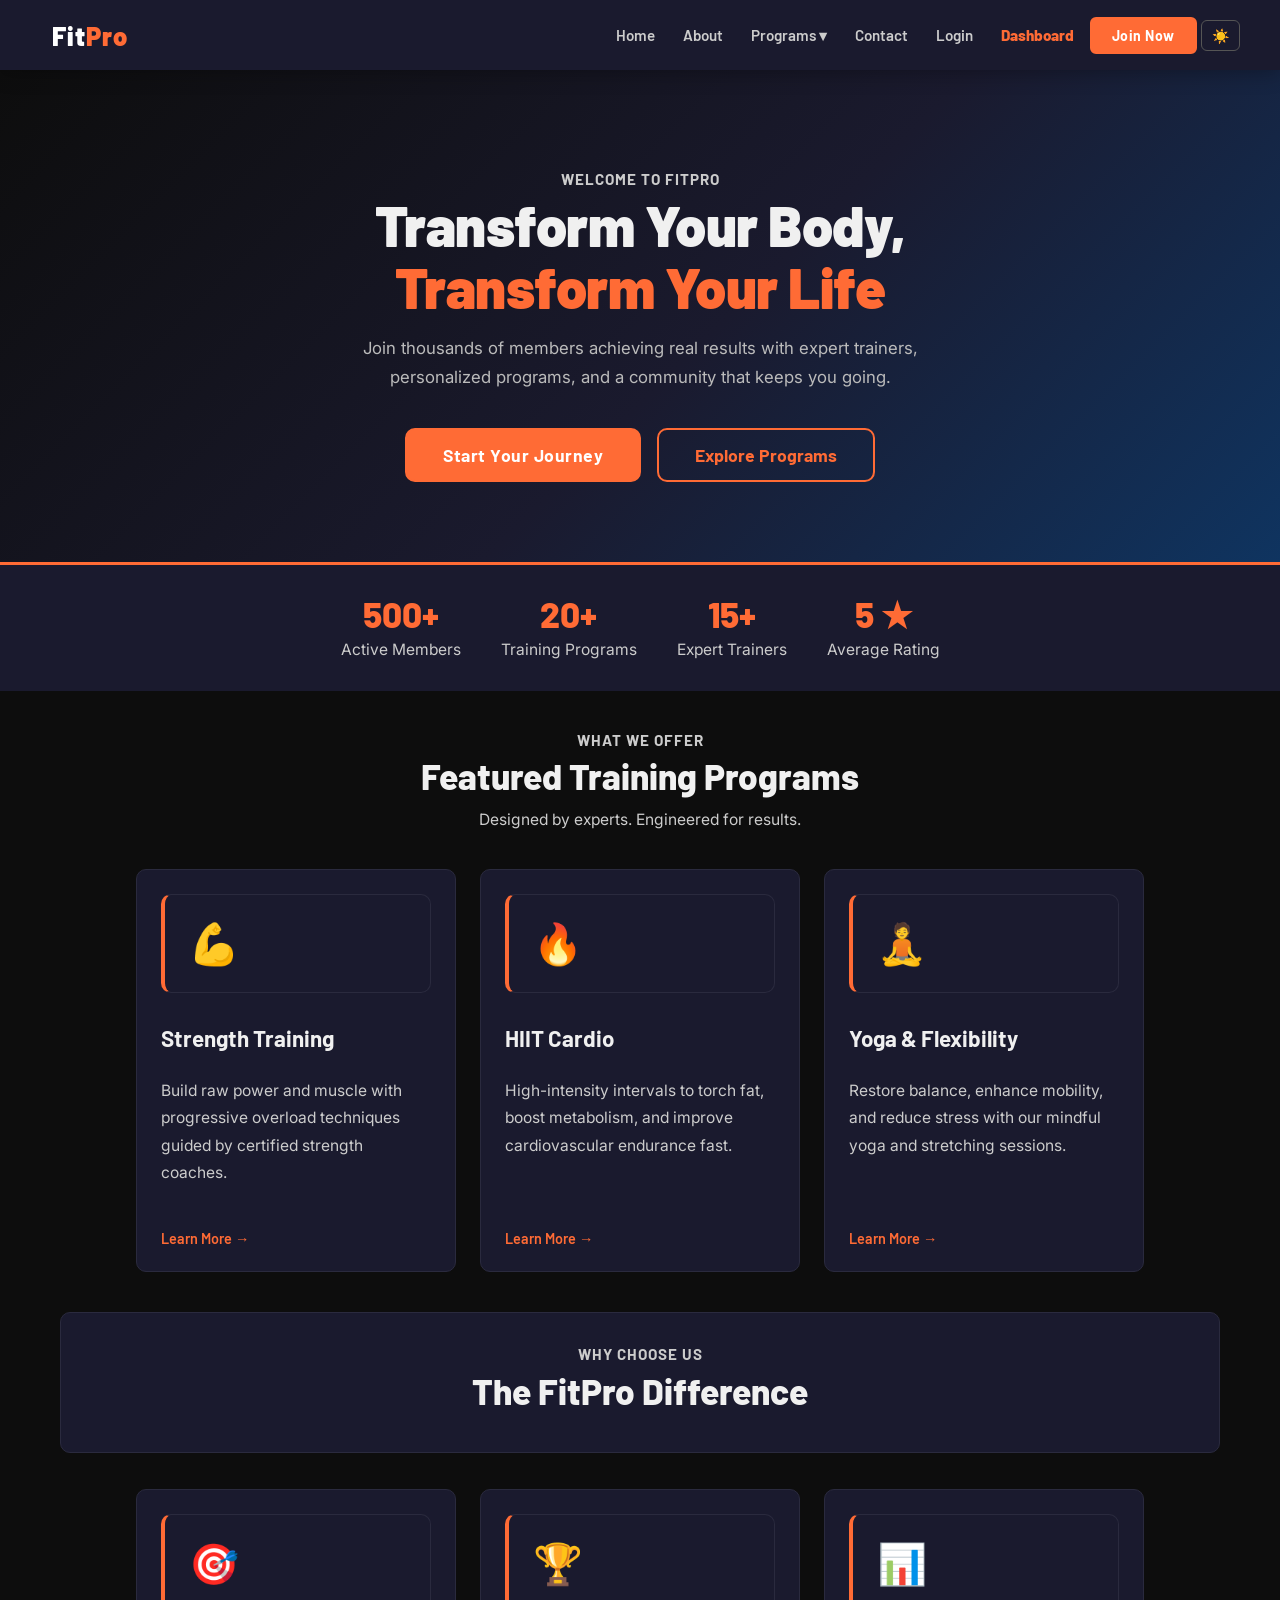
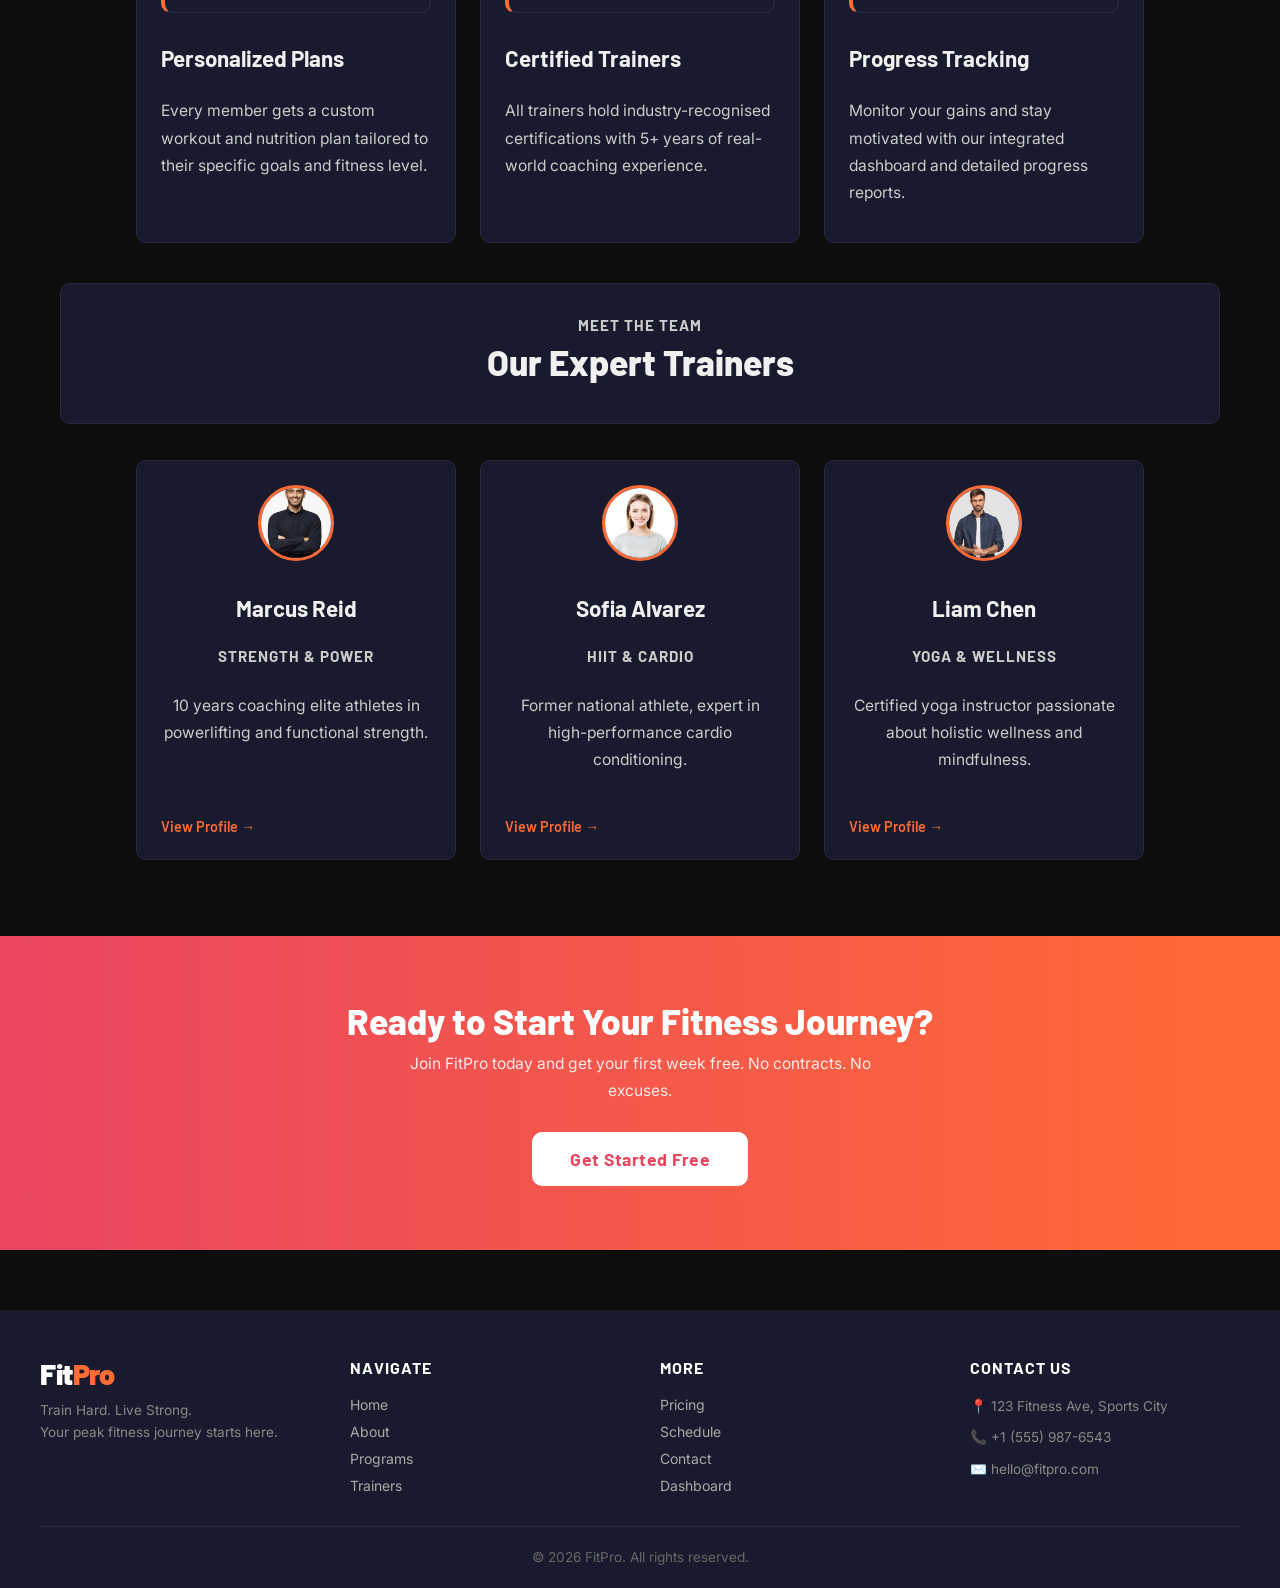
<file: index.html>
<!DOCTYPE html>
<html lang="en">
<head>
  <meta charset="UTF-8">
  <meta name="viewport" content="width=device-width, initial-scale=1.0">
  <meta name="description" content="FitPro — Professional gym &amp; fitness trainer website. Training programs, expert trainers, and flexible pricing.">
  <title>FitPro — Train Hard. Live Strong.</title>
  <link rel="stylesheet" href="cssFile/globalStyles.css">
</head>
<body data-theme="dark">

  <nav>
    <a href="index.html">Fit<span class="accent">Pro</span></a>
    <button class="menu-toggle" onclick="toggleMenu()"><span></span><span></span><span></span></button>
    <ul>
      <li><a href="index.html">Home</a></li>
      <li><a href="pages/about.html">About</a></li>
      <li class="dropdown">
        <a href="#">Programs ▾</a>
        <div class="dropdown-menu">
          <a href="pages/services.html">All Programs</a>
          <a href="pages/schedule.html">Schedule</a>
        </div>
      </li>
      <li><a href="pages/contact.html">Contact</a></li>
      <li><a href="pages/login.html">Login</a></li>
      <li><a href="pages/dashboard.html" class="accent" style="font-weight:800;">Dashboard</a></li>
      <li><button onclick="location.href='pages/signup.html'">Join Now</button></li>
      <li><button id="theme-toggle" onclick="toggleTheme()">🌙</button></li>
    </ul>
  </nav>

  <!-- HERO -->
  <section class="hero">
    <h4>Welcome to FitPro</h4>
    <h1>Transform Your Body,<br><span class="accent">Transform Your Life</span></h1>
    <p>Join thousands of members achieving real results with expert trainers, personalized programs, and a community that keeps you going.</p>
    <div>
      <button class="lg-button" onclick="location.href='pages/signup.html'">Start Your Journey</button>
      <a class="link-button lg-button" href="pages/services.html">Explore Programs</a>
    </div>
  </section>

  <!-- STATS -->
  <section>
    <div>
      <div><h2>500+</h2><p>Active Members</p></div>
      <div><h2>20+</h2><p>Training Programs</p></div>
      <div><h2>15+</h2><p>Expert Trainers</p></div>
      <div><h2>5 ★</h2><p>Average Rating</p></div>
    </div>
  </section>

  <main class="page">

    <!-- FEATURED PROGRAMS -->
    <section>
      <h4>What We Offer</h4>
      <h2>Featured Training Programs</h2>
      <p>Designed by experts. Engineered for results.</p>
    </section>
    <div class="card-container">
      <div class="card">
        <div>💪</div>
        <h3>Strength Training</h3>
        <p>Build raw power and muscle with progressive overload techniques guided by certified strength coaches.</p>
        <a href="pages/services.html">Learn More →</a>
      </div>
      <div class="card">
        <div>🔥</div>
        <h3>HIIT Cardio</h3>
        <p>High-intensity intervals to torch fat, boost metabolism, and improve cardiovascular endurance fast.</p>
        <a href="pages/services.html">Learn More →</a>
      </div>
      <div class="card">
        <div>🧘</div>
        <h3>Yoga &amp; Flexibility</h3>
        <p>Restore balance, enhance mobility, and reduce stress with our mindful yoga and stretching sessions.</p>
        <a href="pages/services.html">Learn More →</a>
      </div>
    </div>

    <!-- WHY FITPRO -->
    <section>
      <h4>Why Choose Us</h4>
      <h2>The FitPro Difference</h2>
    </section>
    <div class="card-container">
      <div class="card">
        <div>🎯</div>
        <h3>Personalized Plans</h3>
        <p>Every member gets a custom workout and nutrition plan tailored to their specific goals and fitness level.</p>
      </div>
      <div class="card">
        <div>🏆</div>
        <h3>Certified Trainers</h3>
        <p>All trainers hold industry-recognised certifications with 5+ years of real-world coaching experience.</p>
      </div>
      <div class="card">
        <div>📊</div>
        <h3>Progress Tracking</h3>
        <p>Monitor your gains and stay motivated with our integrated dashboard and detailed progress reports.</p>
      </div>
    </div>

    <!-- TRAINER SPOTLIGHT -->
    <section>
      <h4>Meet the Team</h4>
      <h2>Our Expert Trainers</h2>
    </section>

    <div class="card-container">

      <div class="card">
        <img src="/sources/img1.jpeg" alt="Marcus Reid">
        <h3>Marcus Reid</h3>
        <h4>Strength &amp; Power</h4>
        <p>10 years coaching elite athletes in powerlifting and functional strength.</p>
        <a href="#">View Profile →</a>
      </div>

      <div class="card">
        <img src="/sources/img2.jpeg" alt="Sofia Alvarez">
        <h3>Sofia Alvarez</h3>
        <h4>HIIT &amp; Cardio</h4>
        <p>Former national athlete, expert in high-performance cardio conditioning.</p>
        <a href="#">View Profile →</a>
      </div>

      <div class="card">
        <img src="/sources/img3.jpeg" alt="Liam Chen">
        <h3>Liam Chen</h3>
        <h4>Yoga &amp; Wellness</h4>
        <p>Certified yoga instructor passionate about holistic wellness and mindfulness.</p>
        <a href="#">View Profile →</a>
      </div>

    </div>

  </main>

  <!-- CTA BANNER -->
  <section>
    <h2>Ready to Start Your Fitness Journey?</h2>
    <p>Join FitPro today and get your first week free. No contracts. No excuses.</p>
    <button class="lg-button" onclick="location.href='pages/signup.html'">Get Started Free</button>
  </section>

  <footer>
    <div class="footer-container">
      <div>
        <h1>Fit<span class="accent">Pro</span></h1>
        <p>Train Hard. Live Strong.<br>Your peak fitness journey starts here.</p>
      </div>
      <div>
        <h2>Navigate</h2>
        <a href="index.html">Home</a>
        <a href="pages/about.html">About</a>
        <a href="pages/services.html">Programs</a>
        <a href="pages/trainers.html">Trainers</a>
      </div>
      <div>
        <h2>More</h2>
        <a href="pages/pricing.html">Pricing</a>
        <a href="pages/schedule.html">Schedule</a>
        <a href="pages/contact.html">Contact</a>
        <a href="pages/dashboard.html">Dashboard</a>
      </div>
      <div>
        <h2>Contact Us</h2>
        <p>📍 123 Fitness Ave, Sports City</p>
        <p>📞 +1 (555) 987-6543</p>
        <p>✉️ hello@fitpro.com</p>
      </div>
    </div>
    <p>© 2026 FitPro. All rights reserved.</p>
  </footer>

  <script src="jsFile/jsFunctions.js"></script>
</body>
</html>
</file>
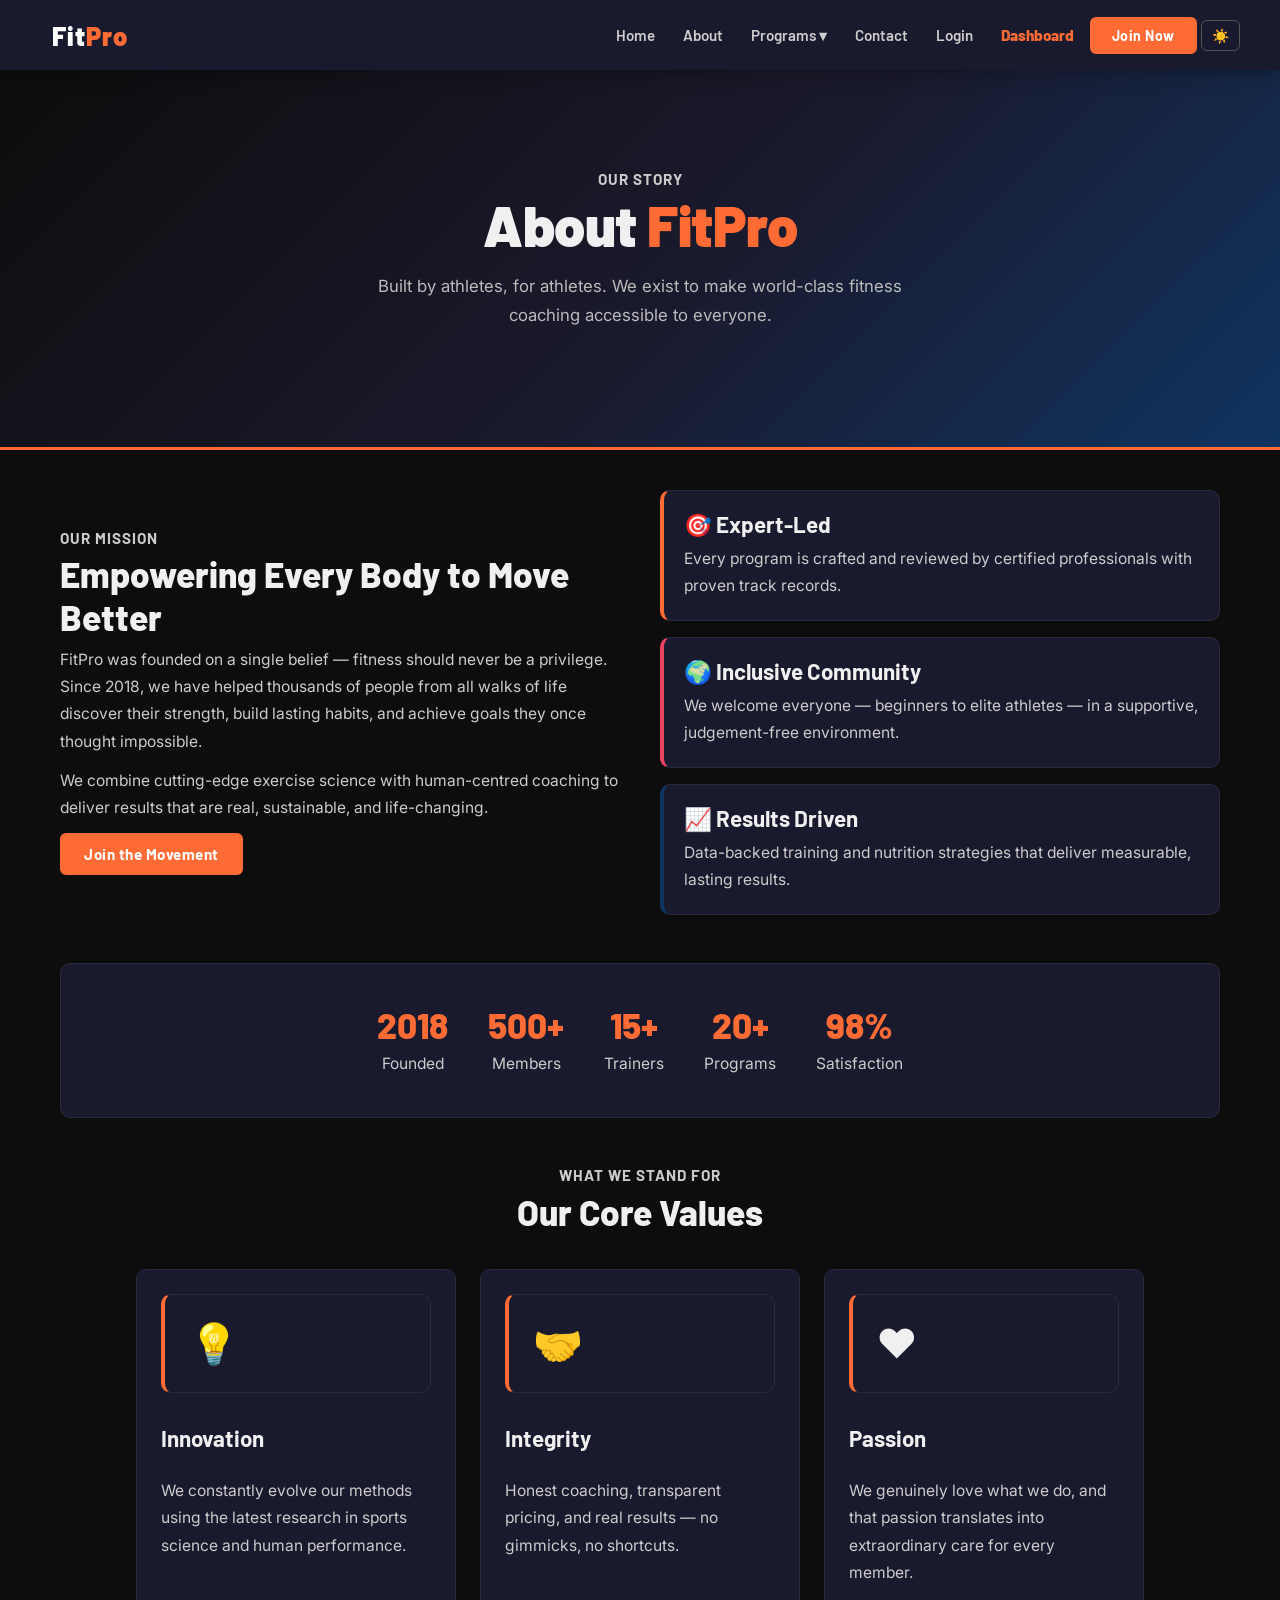
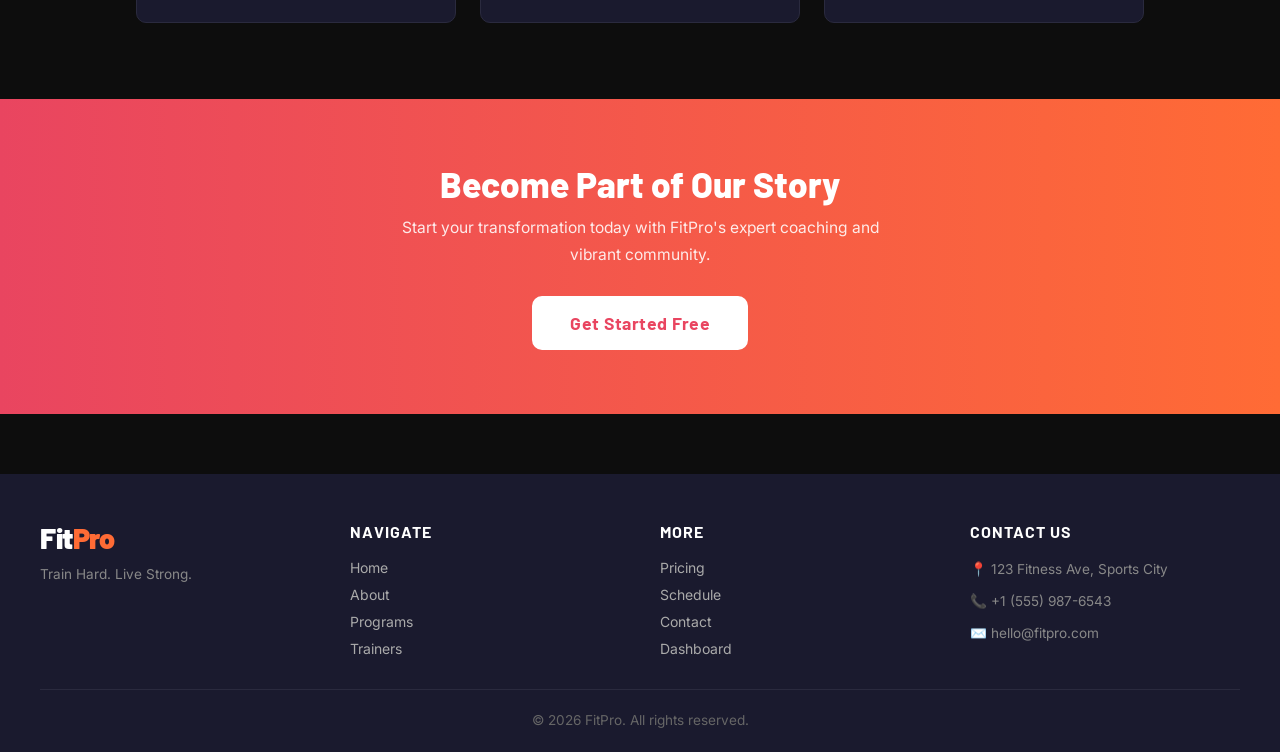
<file: pages/about.html>
<!DOCTYPE html>
<html lang="en">

<head>
  <meta charset="UTF-8">
  <meta name="viewport" content="width=device-width, initial-scale=1.0">
  <meta name="description"
    content="Learn about FitPro — our mission, story, values, and the team behind your fitness transformation.">
  <title>About Us | FitPro</title>
  <link rel="stylesheet" href="../cssFile/globalStyles.css">
</head>

<body data-theme="dark">

  <nav>
    <a href="../index.html">Fit<span class="accent">Pro</span></a>
    <button class="menu-toggle" onclick="toggleMenu()"><span></span><span></span><span></span></button>
    <ul>
      <li><a href="../index.html">Home</a></li>
      <li><a href="about.html">About</a></li>
      <li class="dropdown">
        <a href="#">Programs ▾</a>
        <div class="dropdown-menu">
          <a href="services.html">All Programs</a>
          <a href="schedule.html">Schedule</a>
        </div>
      </li>


      <li><a href="contact.html">Contact</a></li>
      <li><a href="login.html">Login</a></li>
      <li><a href="dashboard.html" class="accent" style="font-weight:800;">Dashboard</a></li>
      <li><button onclick="location.href='signup.html'">Join Now</button></li>
      <li><button id="theme-toggle" onclick="toggleTheme()">🌙</button></li>
    </ul>
  </nav>

  <!-- PAGE BANNER -->
  <section class="hero">
    <h4>Our Story</h4>
    <h1>About <span class="accent">FitPro</span></h1>
    <p>Built by athletes, for athletes. We exist to make world-class fitness coaching accessible to everyone.</p>
  </section>

  <main class="page">

    <!-- MISSION -->
    <section>
      <div>
        <h4>Our Mission</h4>
        <h2>Empowering Every Body to Move Better</h2>
        <p>FitPro was founded on a single belief — fitness should never be a privilege. Since 2018, we have helped
          thousands of people from all walks of life discover their strength, build lasting habits, and achieve goals
          they once thought impossible.</p>
        <p>We combine cutting-edge exercise science with human-centred coaching to deliver results that are real,
          sustainable, and life-changing.</p>
        <button onclick="location.href='signup.html'">Join the Movement</button>
      </div>
      <div>
        <div>
          <h3>🎯 Expert-Led</h3>
          <p>Every program is crafted and reviewed by certified professionals with proven track records.</p>
        </div>
        <div>
          <h3>🌍 Inclusive Community</h3>
          <p>We welcome everyone — beginners to elite athletes — in a supportive, judgement-free environment.</p>
        </div>
        <div>
          <h3>📈 Results Driven</h3>
          <p>Data-backed training and nutrition strategies that deliver measurable, lasting results.</p>
        </div>
      </div>
    </section>

    <!-- STATS -->
    <section>
      <div>
        <div>
          <h2>2018</h2>
          <p>Founded</p>
        </div>
        <div>
          <h2>500+</h2>
          <p>Members</p>
        </div>
        <div>
          <h2>15+</h2>
          <p>Trainers</p>
        </div>
        <div>
          <h2>20+</h2>
          <p>Programs</p>
        </div>
        <div>
          <h2>98%</h2>
          <p>Satisfaction</p>
        </div>
      </div>
    </section>

    <!-- VALUES -->
    <section>
      <h4>What We Stand For</h4>
      <h2>Our Core Values</h2>
    </section>
    <div class="card-container">
      <div class="card">
        <div>💡</div>
        <h3>Innovation</h3>
        <p>We constantly evolve our methods using the latest research in sports science and human performance.</p>
      </div>
      <div class="card">
        <div>🤝</div>
        <h3>Integrity</h3>
        <p>Honest coaching, transparent pricing, and real results — no gimmicks, no shortcuts.</p>
      </div>
      <div class="card">
        <div>❤️</div>
        <h3>Passion</h3>
        <p>We genuinely love what we do, and that passion translates into extraordinary care for every member.</p>
      </div>
    </div>

  </main>

  <!-- CTA -->
  <section>
    <h2>Become Part of Our Story</h2>
    <p>Start your transformation today with FitPro's expert coaching and vibrant community.</p>
    <button class="lg-button" onclick="location.href='signup.html'">Get Started Free</button>
  </section>

  <footer>
    <div class="footer-container">
      <div>
        <h1>Fit<span class="accent">Pro</span></h1>
        <p>Train Hard. Live Strong.</p>
      </div>
      <div>
        <h2>Navigate</h2>
        <a href="../index.html">Home</a>
        <a href="about.html">About</a>
        <a href="services.html">Programs</a>
        <a href="trainers.html">Trainers</a>
      </div>
      <div>
        <h2>More</h2>
        <a href="pricing.html">Pricing</a>
        <a href="schedule.html">Schedule</a>
        <a href="contact.html">Contact</a>
        <a href="dashboard.html">Dashboard</a>
      </div>
      <div>
        <h2>Contact Us</h2>
        <p>📍 123 Fitness Ave, Sports City</p>
        <p>📞 +1 (555) 987-6543</p>
        <p>✉️ hello@fitpro.com</p>
      </div>
    </div>
    <p>© 2026 FitPro. All rights reserved.</p>
  </footer>

  <script src="../jsFile/jsFunctions.js"></script>
</body>

</html>
</file>
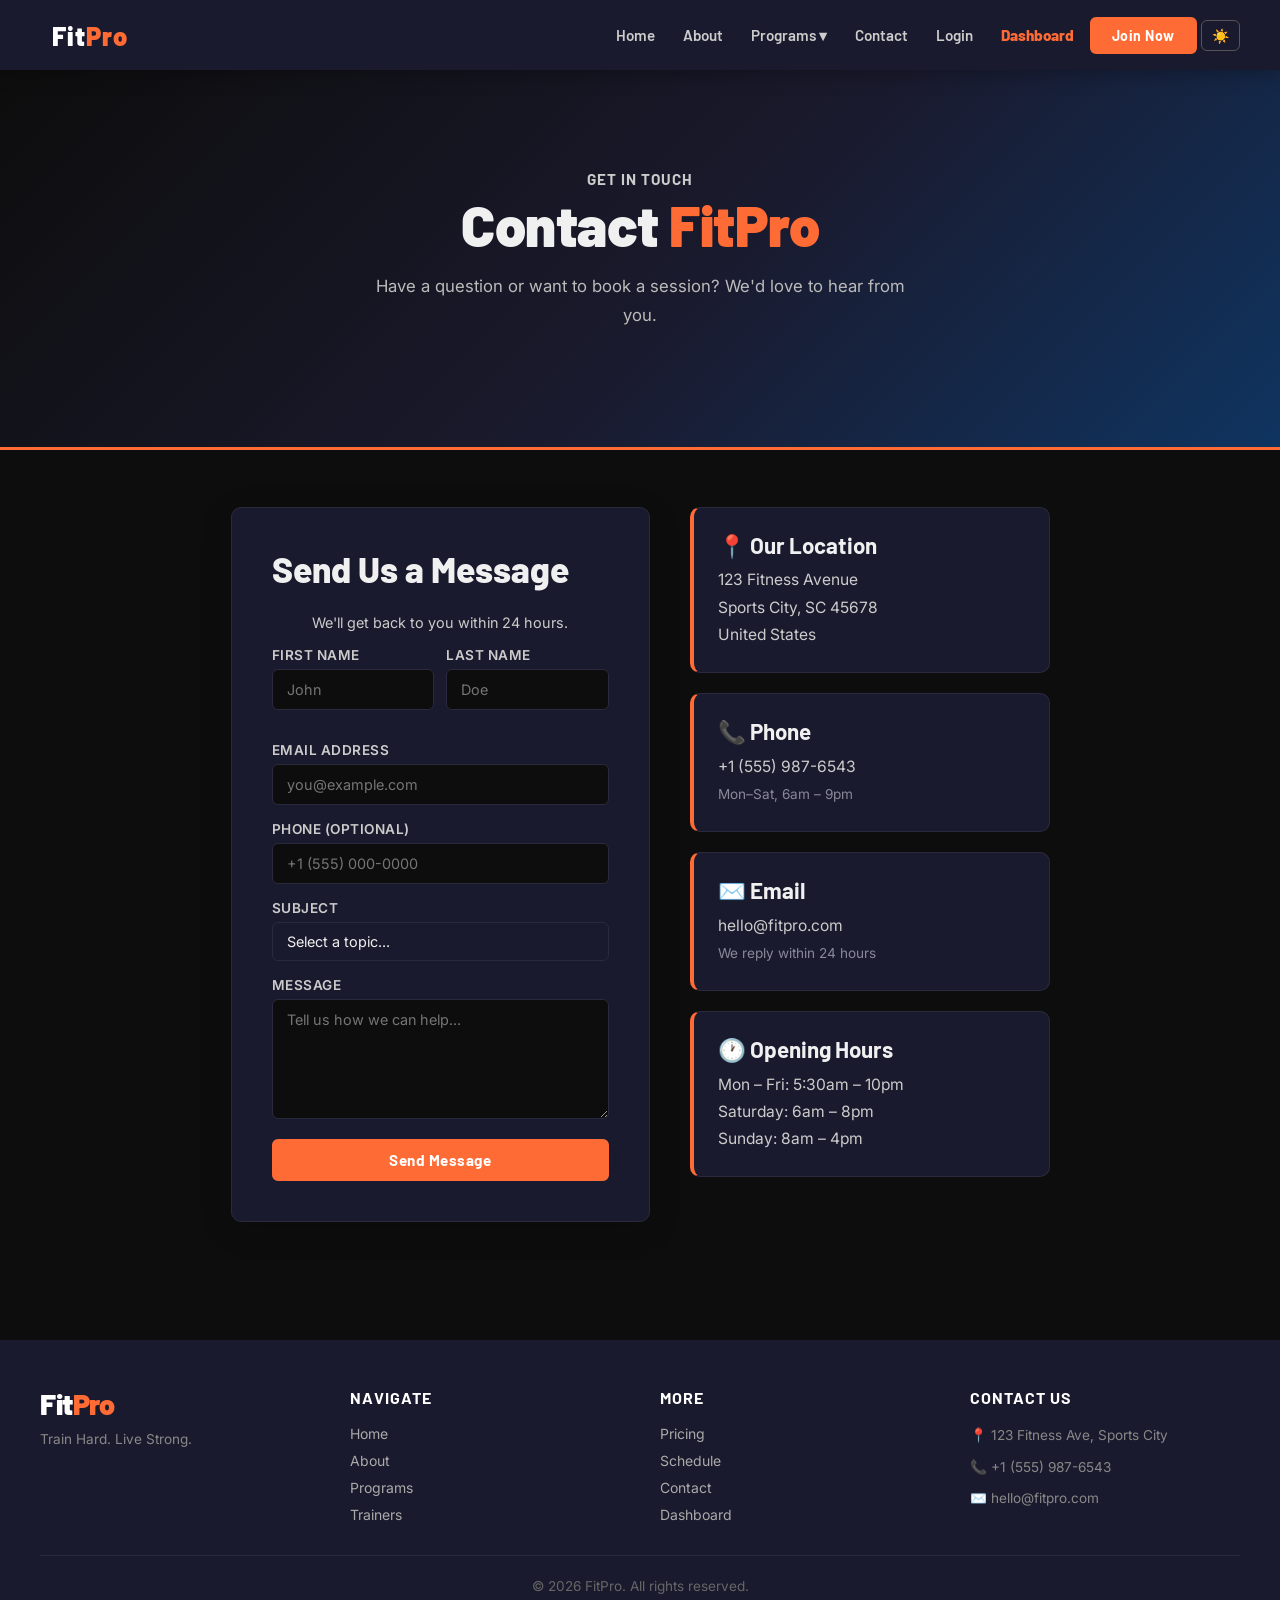
<file: pages/contact.html>
<!DOCTYPE html>
<html lang="en">

<head>
  <meta charset="UTF-8">
  <meta name="viewport" content="width=device-width, initial-scale=1.0">
  <meta name="description"
    content="Get in touch with FitPro — contact us for queries, bookings, or to book a free consultation.">
  <title>Contact Us | FitPro</title>
  <link rel="stylesheet" href="../cssFile/globalStyles.css">
</head>

<body data-theme="dark">

  <nav>
    <a href="../index.html">Fit<span class="accent">Pro</span></a>
    <button class="menu-toggle" onclick="toggleMenu()"><span></span><span></span><span></span></button>
    <ul>
      <li><a href="../index.html">Home</a></li>
      <li><a href="about.html">About</a></li>
      <li class="dropdown">
        <a href="#">Programs ▾</a>
        <div class="dropdown-menu">
          <a href="services.html">All Programs</a>
          <a href="schedule.html">Schedule</a>
        </div>
      </li>

      <li><a href="contact.html">Contact</a></li>
      <li><a href="login.html">Login</a></li>
      <li><a href="dashboard.html" class="accent" style="font-weight:800;">Dashboard</a></li>
      <li><button onclick="location.href='signup.html'">Join Now</button></li>
      <li><button id="theme-toggle" onclick="toggleTheme()">🌙</button></li>
    </ul>
  </nav>

  <!-- PAGE BANNER -->
  <section class="hero">
    <h4>Get In Touch</h4>
    <h1>Contact <span class="accent">FitPro</span></h1>
    <p>Have a question or want to book a session? We'd love to hear from you.</p>
  </section>

  <main class="page">

    <div>

      <!-- CONTACT FORM -->
      <div class="form-container">
        <h2>Send Us a Message</h2>
        <p>We'll get back to you within 24 hours.</p>
        <form onsubmit="handleContact(event)">
          <div>
            <div>
              <label for="cfname">First Name</label>
              <input type="text" id="cfname" placeholder="John" required>
            </div>
            <div>
              <label for="clname">Last Name</label>
              <input type="text" id="clname" placeholder="Doe" required>
            </div>
          </div>
          <div>
            <label for="cemail">Email Address</label>
            <input type="email" id="cemail" placeholder="you@example.com" required>
          </div>
          <div>
            <label for="cphone">Phone (optional)</label>
            <input type="tel" id="cphone" placeholder="+1 (555) 000-0000">
          </div>
          <div>
            <label for="csubject">Subject</label>
            <div class="select-container">
              <select id="csubject">
                <option value="">Select a topic...</option>
                <option>General Enquiry</option>
                <option>Book a Consultation</option>
                <option>Membership Information</option>
                <option>Personal Training</option>
                <option>Trainer Application</option>
              </select>
            </div>
          </div>
          <div>
            <label for="cmessage">Message</label>
            <textarea id="cmessage" placeholder="Tell us how we can help..." required></textarea>
          </div>
          <button type="submit">Send Message</button>
        </form>
      </div>

      <!-- CONTACT INFO -->
      <div>
        <div>
          <h3>📍 Our Location</h3>
          <p>123 Fitness Avenue<br>Sports City, SC 45678<br>United States</p>
        </div>
        <div>
          <h3>📞 Phone</h3>
          <p>+1 (555) 987-6543<br><span>Mon–Sat, 6am – 9pm</span></p>
        </div>
        <div>
          <h3>✉️ Email</h3>
          <p>hello@fitpro.com<br><span>We reply within 24 hours</span></p>
        </div>
        <div>
          <h3>🕐 Opening Hours</h3>
          <p>Mon – Fri: 5:30am – 10pm<br>Saturday: 6am – 8pm<br>Sunday: 8am – 4pm</p>
        </div>
      </div>

    </div>

  </main>

  <footer>
    <div class="footer-container">
      <div>
        <h1>Fit<span class="accent">Pro</span></h1>
        <p>Train Hard. Live Strong.</p>
      </div>
      <div>
        <h2>Navigate</h2>
        <a href="../index.html">Home</a>
        <a href="about.html">About</a>
        <a href="services.html">Programs</a>
        <a href="trainers.html">Trainers</a>
      </div>
      <div>
        <h2>More</h2>
        <a href="pricing.html">Pricing</a>
        <a href="schedule.html">Schedule</a>
        <a href="contact.html">Contact</a>
        <a href="dashboard.html">Dashboard</a>
      </div>
      <div>
        <h2>Contact Us</h2>
        <p>📍 123 Fitness Ave, Sports City</p>
        <p>📞 +1 (555) 987-6543</p>
        <p>✉️ hello@fitpro.com</p>
      </div>
    </div>
    <p>© 2026 FitPro. All rights reserved.</p>
  </footer>

  <script src="../jsFile/jsFunctions.js"></script>
  <script>
    function handleContact(e) {
      e.preventDefault();
      alert('Message sent! We\'ll be in touch within 24 hours.');
      e.target.reset();
    }
  </script>
</body>

</html>
</file>
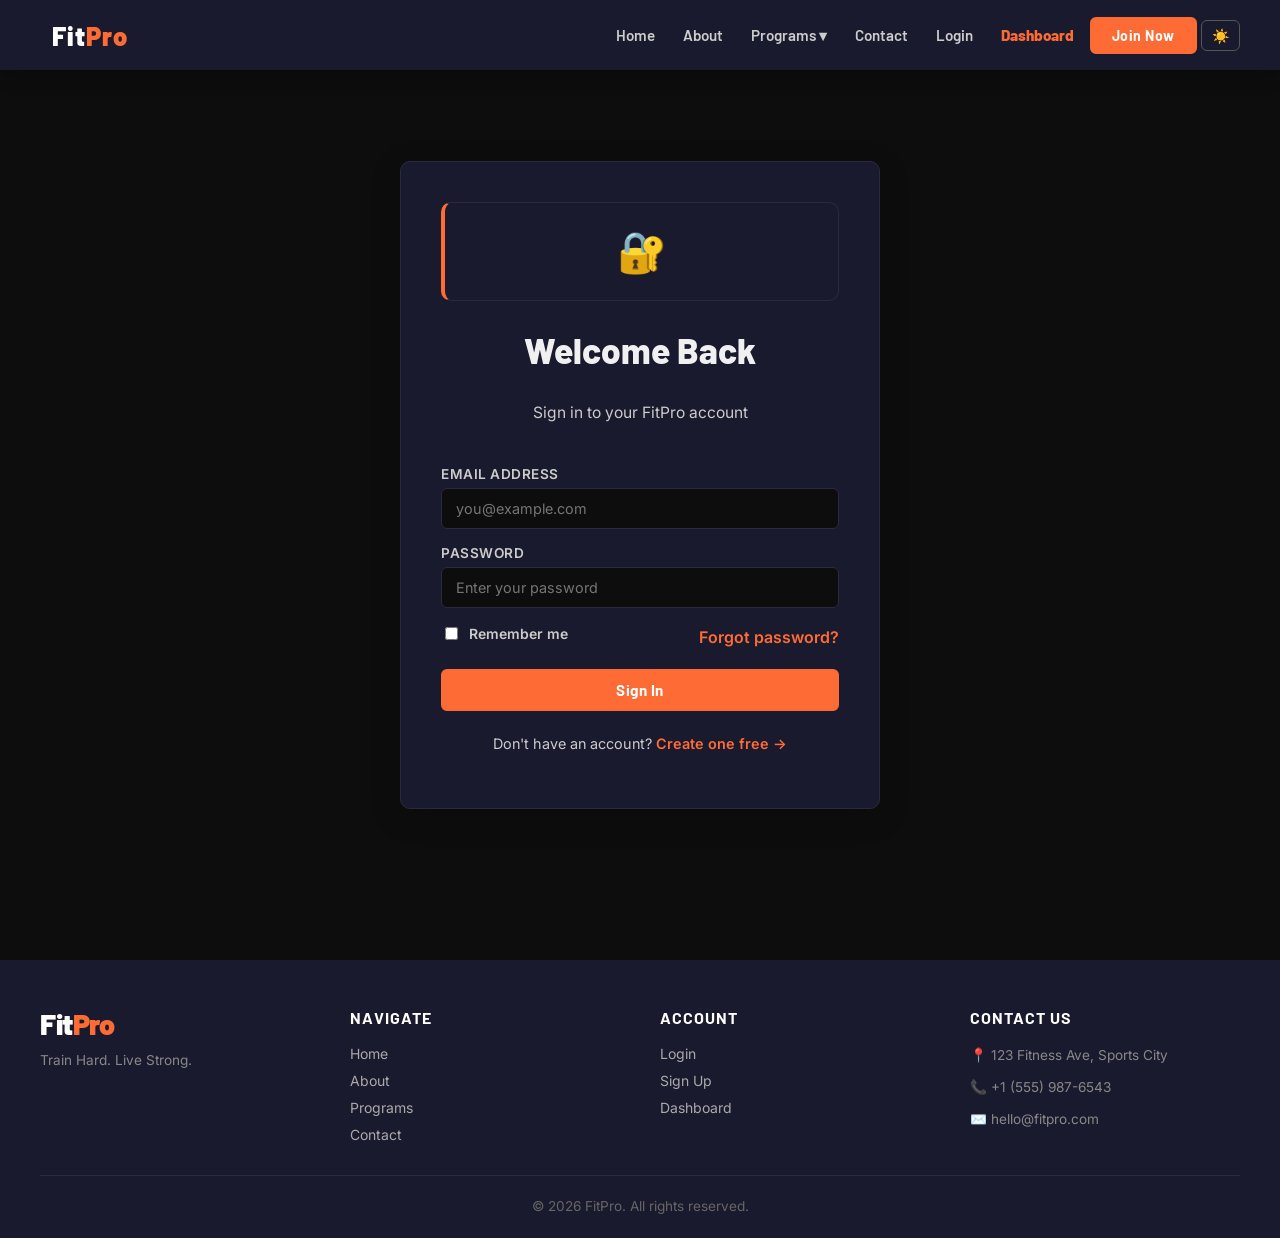
<file: pages/login.html>
<!DOCTYPE html>
<html lang="en">

<head>
  <meta charset="UTF-8">
  <meta name="viewport" content="width=device-width, initial-scale=1.0">
  <meta name="description" content="Login to your FitPro account and access your personalised training dashboard.">
  <title>Login | FitPro</title>
  <link rel="stylesheet" href="../cssFile/globalStyles.css">
</head>

<body data-theme="dark">

  <nav>
    <a href="../index.html">Fit<span class="accent">Pro</span></a>
    <button class="menu-toggle" onclick="toggleMenu()"><span></span><span></span><span></span></button>
    <ul>
      <li><a href="../index.html">Home</a></li>
      <li><a href="about.html">About</a></li>
      <li class="dropdown">
        <a href="#">Programs ▾</a>
        <div class="dropdown-menu">
          <a href="services.html">All Programs</a>
          <a href="schedule.html">Schedule</a>
        </div>
      </li>

      <li><a href="contact.html">Contact</a></li>
      <li><a href="login.html">Login</a></li>
      <li><a href="dashboard.html" class="accent" style="font-weight:800;">Dashboard</a></li>
      <li><button onclick="location.href='signup.html'">Join Now</button></li>
      <li><button id="theme-toggle" onclick="toggleTheme()">🌙</button></li>
    </ul>
  </nav>

  <main class="page">
    <div class="form-container">
      <div>
        <div>🔐</div>
        <h2>Welcome Back</h2>
        <p>Sign in to your FitPro account</p>
      </div>

      <form onsubmit="handleLogin(event)">
        <div>
          <label for="email">Email Address</label>
          <input type="email" id="email" name="email" placeholder="you@example.com" required>
        </div>
        <div>
          <label for="password">Password</label>
          <input type="password" id="password" name="password" placeholder="Enter your password" required>
        </div>
        <div>
          <label>
            <input type="checkbox" id="remember" name="remember"> Remember me
          </label>
          <a href="#">Forgot password?</a>
        </div>
        <button type="submit">Sign In</button>
      </form>

      <p>Don't have an account? <a href="signup.html">Create one free →</a></p>
    </div>
  </main>

  <footer>
    <div class="footer-container">
      <div>
        <h1>Fit<span class="accent">Pro</span></h1>
        <p>Train Hard. Live Strong.</p>
      </div>
      <div>
        <h2>Navigate</h2>
        <a href="../index.html">Home</a>
        <a href="about.html">About</a>
        <a href="services.html">Programs</a>
        <a href="contact.html">Contact</a>
      </div>
      <div>
        <h2>Account</h2>
        <a href="login.html">Login</a>
        <a href="signup.html">Sign Up</a>
        <a href="dashboard.html">Dashboard</a>
      </div>
      <div>
        <h2>Contact Us</h2>
        <p>📍 123 Fitness Ave, Sports City</p>
        <p>📞 +1 (555) 987-6543</p>
        <p>✉️ hello@fitpro.com</p>
      </div>
    </div>
    <p>© 2026 FitPro. All rights reserved.</p>
  </footer>

  <script src="../jsFile/jsFunctions.js"></script>
  <script>
    function handleLogin(e) {
      e.preventDefault();
      alert('Login successful! Redirecting to dashboard...');
      window.location.href = 'dashboard.html';
    }
  </script>
</body>

</html>
</file>
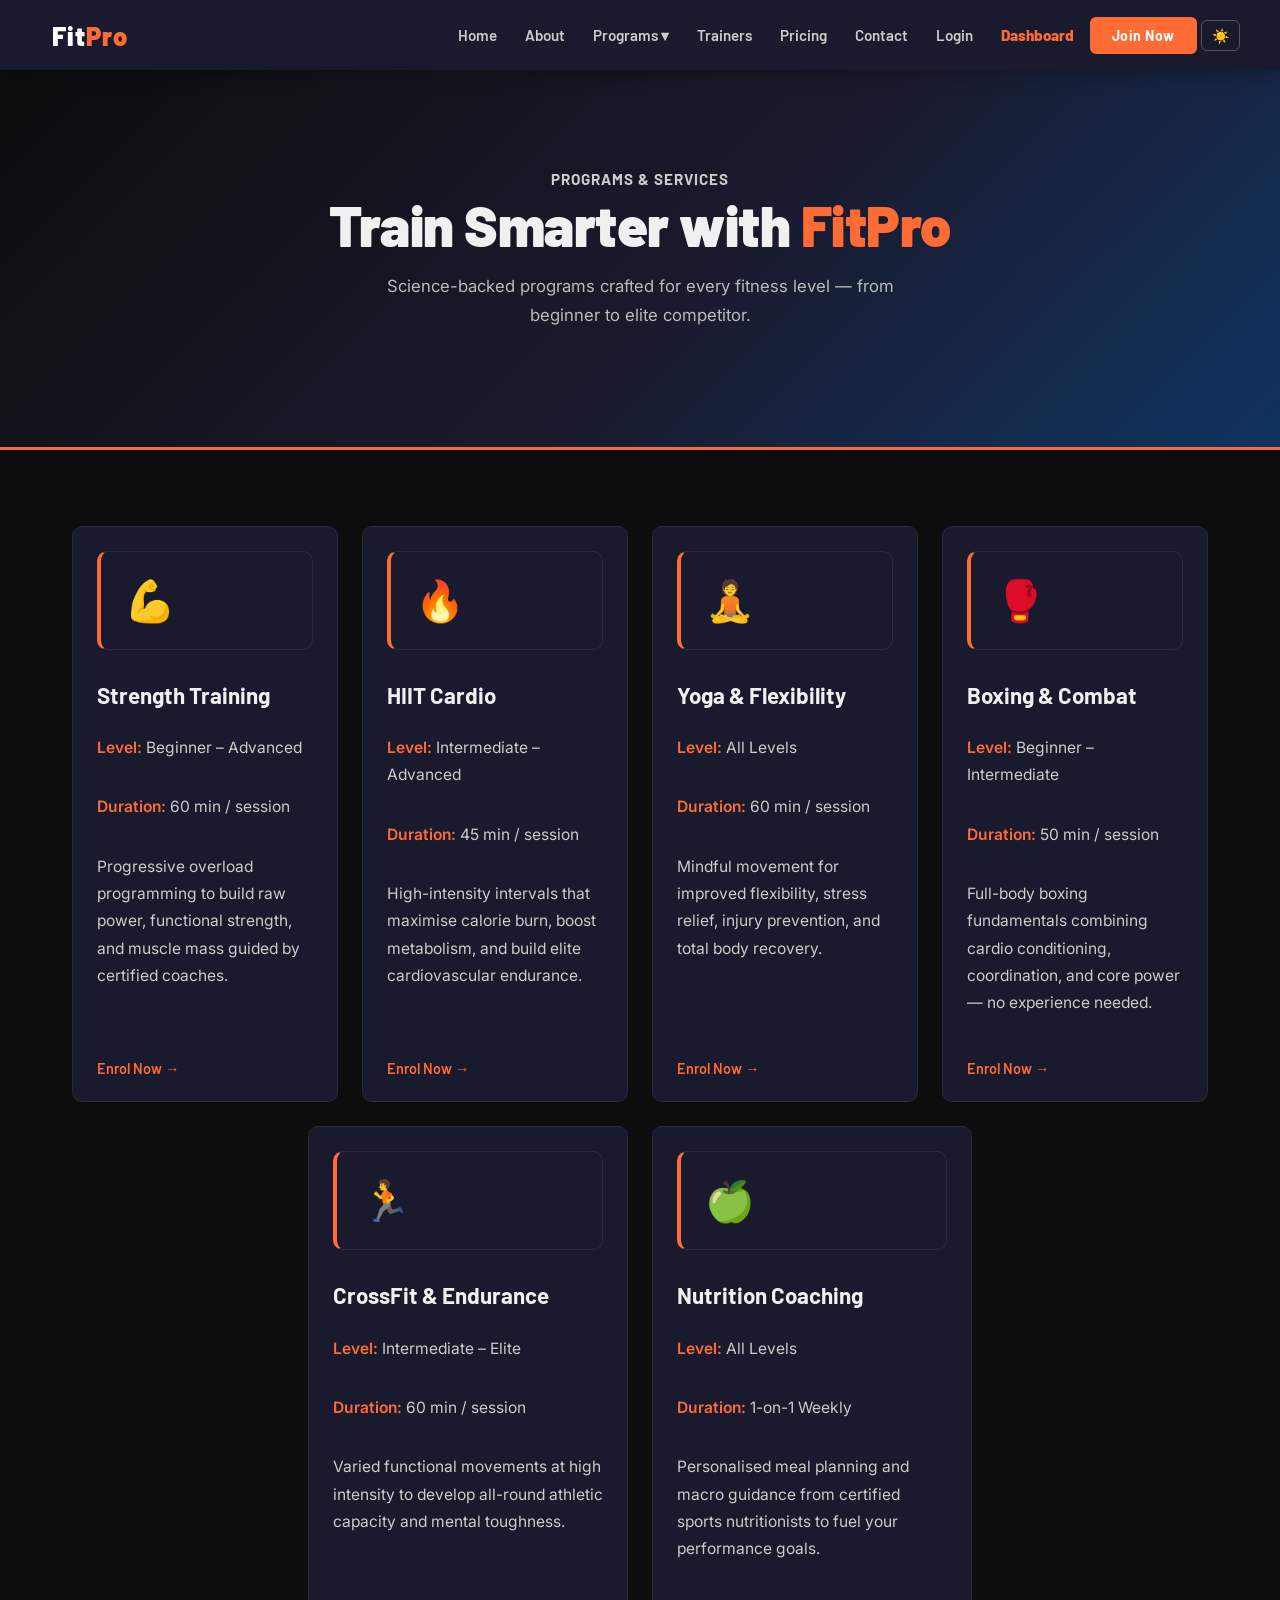
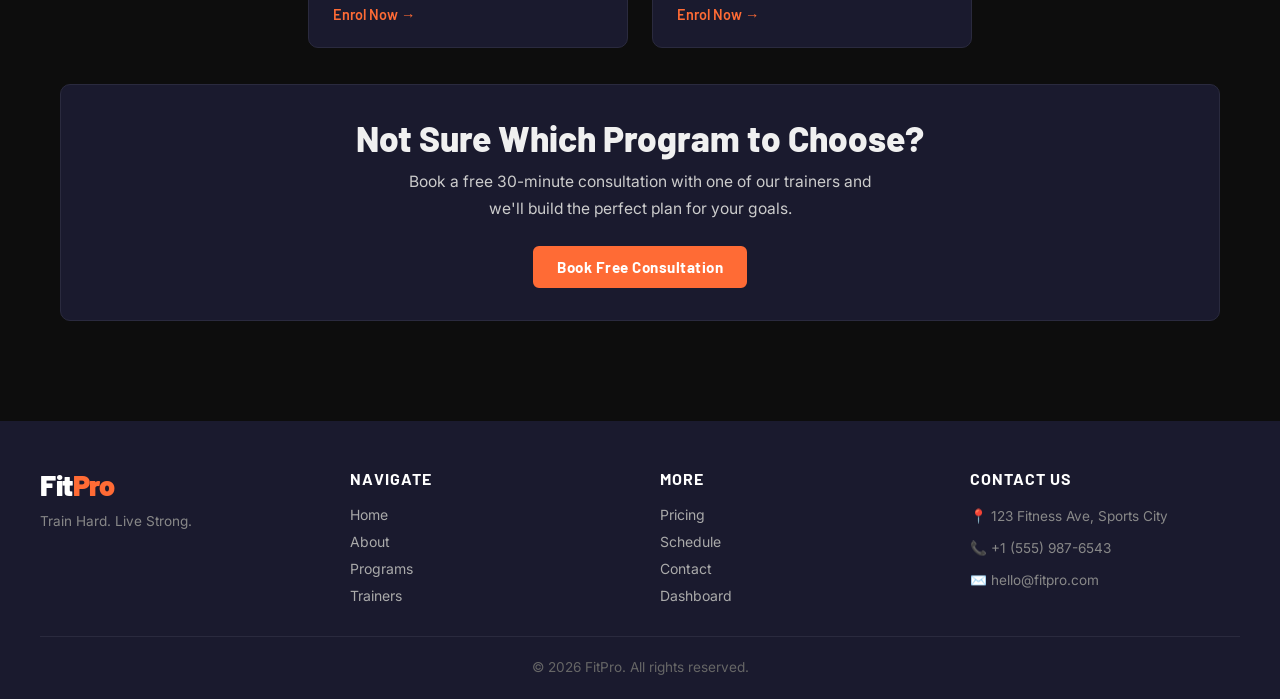
<file: pages/services.html>
<!DOCTYPE html>
<html lang="en">
<head>
  <meta charset="UTF-8">
  <meta name="viewport" content="width=device-width, initial-scale=1.0">
  <meta name="description" content="Explore FitPro's full range of training programs — strength, HIIT, yoga, boxing, and more.">
  <title>Programs &amp; Services | FitPro</title>
  <link rel="stylesheet" href="../cssFile/globalStyles.css">
</head>
<body data-theme="dark">

  <nav>
    <a href="../index.html">Fit<span class="accent">Pro</span></a>
    <button class="menu-toggle" onclick="toggleMenu()"><span></span><span></span><span></span></button>
    <ul>
      <li><a href="../index.html">Home</a></li>
      <li><a href="about.html">About</a></li>
      <li class="dropdown">
        <a href="#">Programs ▾</a>
        <div class="dropdown-menu">
          <a href="services.html">All Programs</a>
          <a href="schedule.html">Schedule</a>
        </div>
      </li>
      <li><a href="trainers.html">Trainers</a></li>
      <li><a href="pricing.html">Pricing</a></li>
      <li><a href="contact.html">Contact</a></li>
      <li><a href="login.html">Login</a></li>
      <li><a href="dashboard.html" class="accent" style="font-weight:800;">Dashboard</a></li>
      <li><button onclick="location.href='signup.html'">Join Now</button></li>
      <li><button id="theme-toggle" onclick="toggleTheme()">🌙</button></li>
    </ul>
  </nav>

  <!-- PAGE BANNER -->
  <section class="hero">
    <h4>Programs &amp; Services</h4>
    <h1>Train Smarter with <span class="accent">FitPro</span></h1>
    <p>Science-backed programs crafted for every fitness level — from beginner to elite competitor.</p>
  </section>

  <main class="page">

    <div class="card-container">

      <div class="card">
        <div>💪</div>
        <h3>Strength Training</h3>
        <p><span>Level:</span> Beginner – Advanced</p>
        <p><span>Duration:</span> 60 min / session</p>
        <p>Progressive overload programming to build raw power, functional strength, and muscle mass guided by certified coaches.</p>
        <a href="signup.html">Enrol Now →</a>
      </div>

      <div class="card">
        <div>🔥</div>
        <h3>HIIT Cardio</h3>
        <p><span>Level:</span> Intermediate – Advanced</p>
        <p><span>Duration:</span> 45 min / session</p>
        <p>High-intensity intervals that maximise calorie burn, boost metabolism, and build elite cardiovascular endurance.</p>
        <a href="signup.html">Enrol Now →</a>
      </div>

      <div class="card">
        <div>🧘</div>
        <h3>Yoga &amp; Flexibility</h3>
        <p><span>Level:</span> All Levels</p>
        <p><span>Duration:</span> 60 min / session</p>
        <p>Mindful movement for improved flexibility, stress relief, injury prevention, and total body recovery.</p>
        <a href="signup.html">Enrol Now →</a>
      </div>

      <div class="card">
        <div>🥊</div>
        <h3>Boxing &amp; Combat</h3>
        <p><span>Level:</span> Beginner – Intermediate</p>
        <p><span>Duration:</span> 50 min / session</p>
        <p>Full-body boxing fundamentals combining cardio conditioning, coordination, and core power — no experience needed.</p>
        <a href="signup.html">Enrol Now →</a>
      </div>

      <div class="card">
        <div>🏃</div>
        <h3>CrossFit &amp; Endurance</h3>
        <p><span>Level:</span> Intermediate – Elite</p>
        <p><span>Duration:</span> 60 min / session</p>
        <p>Varied functional movements at high intensity to develop all-round athletic capacity and mental toughness.</p>
        <a href="signup.html">Enrol Now →</a>
      </div>

      <div class="card">
        <div>🍏</div>
        <h3>Nutrition Coaching</h3>
        <p><span>Level:</span> All Levels</p>
        <p><span>Duration:</span> 1-on-1 Weekly</p>
        <p>Personalised meal planning and macro guidance from certified sports nutritionists to fuel your performance goals.</p>
        <a href="signup.html">Enrol Now →</a>
      </div>

    </div>

    <!-- PROGRAMME COMPARISON NOTE -->
    <section>
      <h2>Not Sure Which Program to Choose?</h2>
      <p>Book a free 30-minute consultation with one of our trainers and we'll build the perfect plan for your goals.</p>
      <button onclick="location.href='contact.html'">Book Free Consultation</button>
    </section>

  </main>

  <footer>
    <div class="footer-container">
      <div>
        <h1>Fit<span class="accent">Pro</span></h1>
        <p>Train Hard. Live Strong.</p>
      </div>
      <div>
        <h2>Navigate</h2>
        <a href="../index.html">Home</a>
        <a href="about.html">About</a>
        <a href="services.html">Programs</a>
        <a href="trainers.html">Trainers</a>
      </div>
      <div>
        <h2>More</h2>
        <a href="pricing.html">Pricing</a>
        <a href="schedule.html">Schedule</a>
        <a href="contact.html">Contact</a>
        <a href="dashboard.html">Dashboard</a>
      </div>
      <div>
        <h2>Contact Us</h2>
        <p>📍 123 Fitness Ave, Sports City</p>
        <p>📞 +1 (555) 987-6543</p>
        <p>✉️ hello@fitpro.com</p>
      </div>
    </div>
    <p>© 2026 FitPro. All rights reserved.</p>
  </footer>

  <script src="../jsFile/jsFunctions.js"></script>
</body>
</html>
</file>
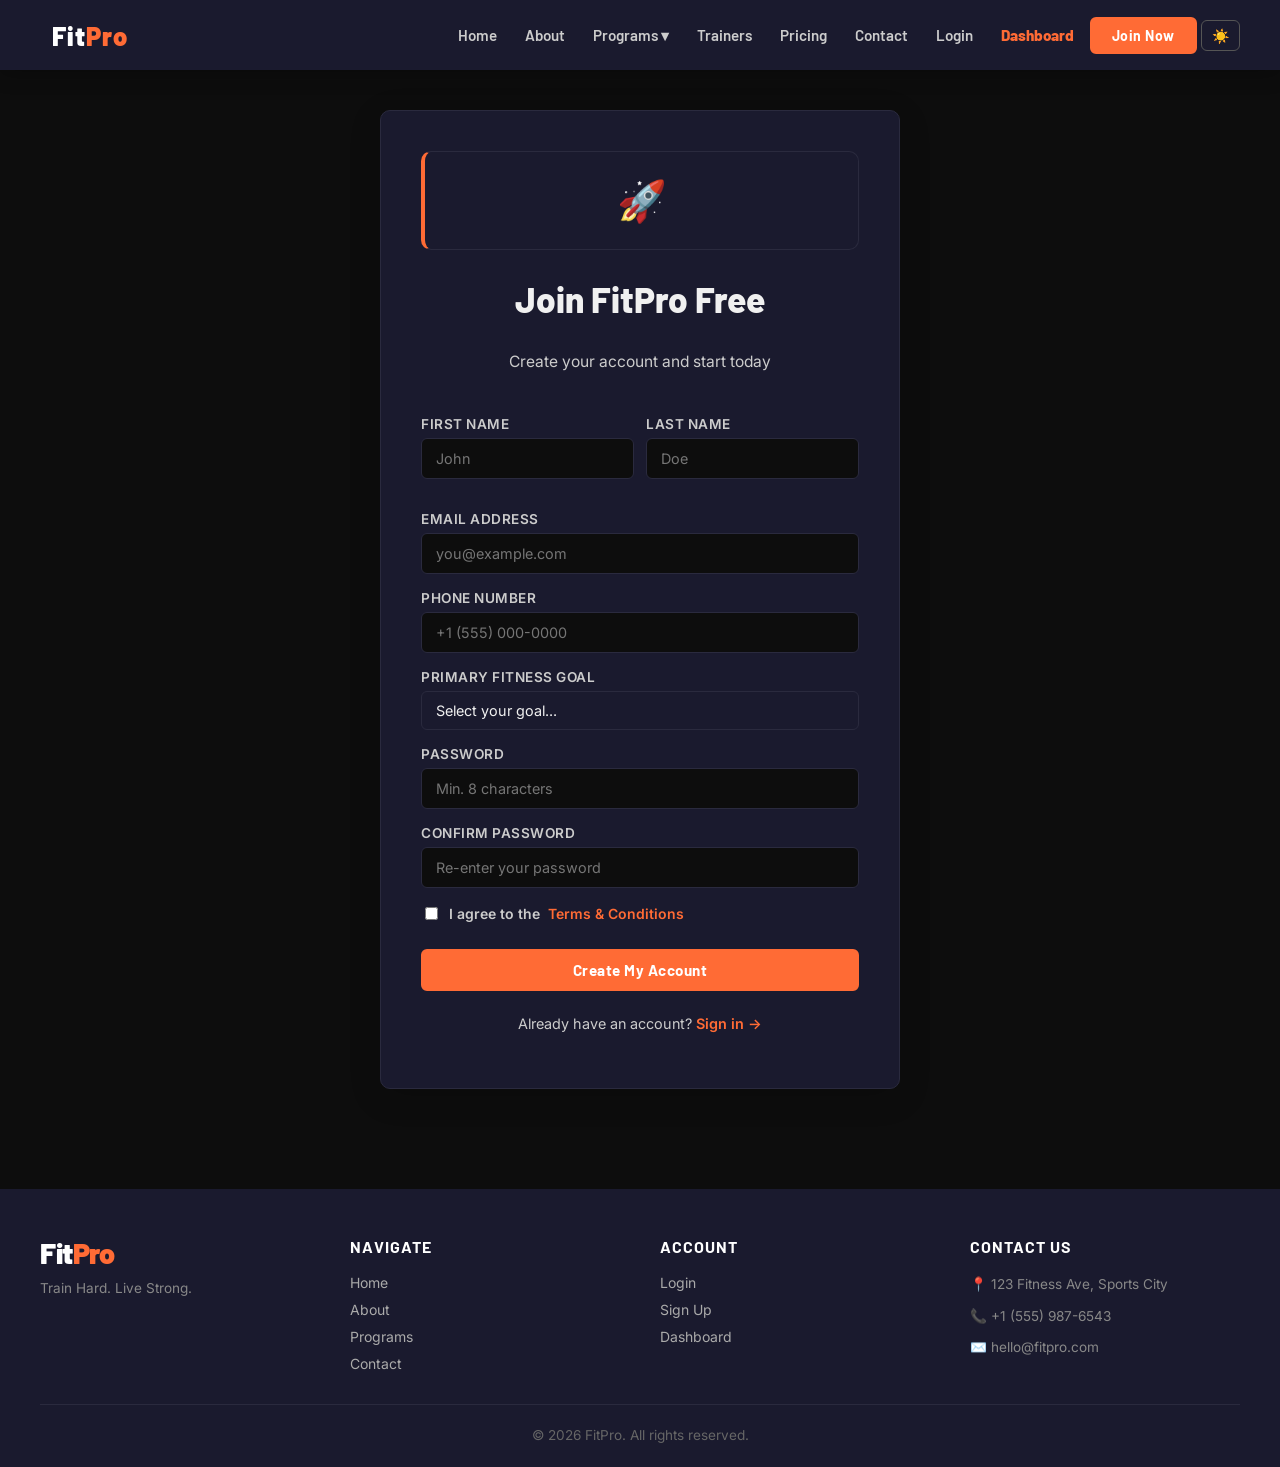
<file: pages/signup.html>
<!DOCTYPE html>
<html lang="en">
<head>
  <meta charset="UTF-8">
  <meta name="viewport" content="width=device-width, initial-scale=1.0">
  <meta name="description" content="Create your free FitPro account and start your fitness journey today.">
  <title>Sign Up | FitPro</title>
  <link rel="stylesheet" href="../cssFile/globalStyles.css">
</head>
<body data-theme="dark">

  <nav>
    <a href="../index.html">Fit<span class="accent">Pro</span></a>
    <button class="menu-toggle" onclick="toggleMenu()"><span></span><span></span><span></span></button>
    <ul>
      <li><a href="../index.html">Home</a></li>
      <li><a href="about.html">About</a></li>
      <li class="dropdown">
        <a href="#">Programs ▾</a>
        <div class="dropdown-menu">
          <a href="services.html">All Programs</a>
          <a href="schedule.html">Schedule</a>
        </div>
      </li>
      <li><a href="trainers.html">Trainers</a></li>
      <li><a href="pricing.html">Pricing</a></li>
      <li><a href="contact.html">Contact</a></li>
      <li><a href="login.html">Login</a></li>
      <li><a href="dashboard.html" class="accent" style="font-weight:800;">Dashboard</a></li>
      <li><button onclick="location.href='signup.html'">Join Now</button></li>
      <li><button id="theme-toggle" onclick="toggleTheme()">🌙</button></li>
    </ul>
  </nav>

  <main class="page">
    <div class="form-container" id="signup-form">
      <div>
        <div>🚀</div>
        <h2>Join FitPro Free</h2>
        <p>Create your account and start today</p>
      </div>

      <form onsubmit="handleSignup(event)">
        <div>
          <div>
            <label for="fname">First Name</label>
            <input type="text" id="fname" name="fname" placeholder="John" required>
          </div>
          <div>
            <label for="lname">Last Name</label>
            <input type="text" id="lname" name="lname" placeholder="Doe" required>
          </div>
        </div>
        <div>
          <label for="email">Email Address</label>
          <input type="email" id="email" name="email" placeholder="you@example.com" required>
        </div>
        <div>
          <label for="phone">Phone Number</label>
          <input type="tel" id="phone" name="phone" placeholder="+1 (555) 000-0000">
        </div>
        <div>
          <label for="goal">Primary Fitness Goal</label>
          <div class="select-container">
            <select id="goal" name="goal">
              <option value="">Select your goal...</option>
              <option value="loss">Weight Loss</option>
              <option value="muscle">Muscle Building</option>
              <option value="endurance">Endurance &amp; Cardio</option>
              <option value="flexibility">Flexibility &amp; Wellness</option>
              <option value="sport">Sport Performance</option>
            </select>
          </div>
        </div>
        <div>
          <label for="password">Password</label>
          <input type="password" id="password" name="password" placeholder="Min. 8 characters" required>
        </div>
        <div>
          <label for="confirm">Confirm Password</label>
          <input type="password" id="confirm" name="confirm" placeholder="Re-enter your password" required>
        </div>
        <div>
          <label>
            <input type="checkbox" id="terms" name="terms" required>
            I agree to the <a href="#">Terms &amp; Conditions</a>
          </label>
        </div>
        <button type="submit">Create My Account</button>
      </form>

      <p>Already have an account? <a href="login.html">Sign in →</a></p>
    </div>
  </main>

  <footer>
    <div class="footer-container">
      <div>
        <h1>Fit<span class="accent">Pro</span></h1>
        <p>Train Hard. Live Strong.</p>
      </div>
      <div>
        <h2>Navigate</h2>
        <a href="../index.html">Home</a>
        <a href="about.html">About</a>
        <a href="services.html">Programs</a>
        <a href="contact.html">Contact</a>
      </div>
      <div>
        <h2>Account</h2>
        <a href="login.html">Login</a>
        <a href="signup.html">Sign Up</a>
        <a href="dashboard.html">Dashboard</a>
      </div>
      <div>
        <h2>Contact Us</h2>
        <p>📍 123 Fitness Ave, Sports City</p>
        <p>📞 +1 (555) 987-6543</p>
        <p>✉️ hello@fitpro.com</p>
      </div>
    </div>
    <p>© 2026 FitPro. All rights reserved.</p>
  </footer>

  <script src="../jsFile/jsFunctions.js"></script>
  <script>
    function handleSignup(e) {
      e.preventDefault();
      const pw = document.getElementById('password').value;
      const cf = document.getElementById('confirm').value;
      if (pw !== cf) { alert('Passwords do not match.'); return; }
      alert('Account created! Welcome to FitPro!');
      window.location.href = 'dashboard.html';
    }
  </script>
</body>
</html>
</file>
<file: cssFile/globalStyles.css>
@import url('https://fonts.googleapis.com/css2?family=Barlow:wght@400;600;700;800;900&family=Inter:wght@300;400;500;600&display=swap');

/* =========================================================
   DESIGN SYSTEM
========================================================= */
:root {
  --brand-primary-color:   #FF6B35;
  --brand-secondary-color: #1A1A2E;
  --brand-third-color:     #16213E;
  --brand-fourth-color:    #0F3460;
  --brand-accent-color:    #E94560;

  --bg-main:  #F4F6FB;
  --bg-card:  #FFFFFF;

  --text-primary-color:     #1A1A2E;
  --text-secondary-color:   #3D3D5C;
  --text-muted-color:       #888899;
  --text-focus-color:       #FF6B35;
  --text-highlighted-color: #E94560;

  --border-primary-color:     #FF6B35;
  --border-secondary-color:   #1A1A2E;
  --border-muted-color:       #DEDEE8;
  --border-focus-color:       #FF6B35;
  --border-highlighted-color: #E94560;

  --radius-sm: 6px;
  --radius-md: 10px;
  --transition: 0.3s ease;
}

/* =========================================================
   DARK MODE
========================================================= */
[data-theme="dark"] {
  --bg-main: #0D0D0D;
  --bg-card: #1A1A2E;

  --text-primary-color:     #F0F0F0;
  --text-secondary-color:   #CCCCCC;
  --text-muted-color:       #888899;
  --text-focus-color:       #FF6B35;
  --text-highlighted-color: #FF4D6D;

  --border-primary-color:     #FF6B35;
  --border-secondary-color:   #444466;
  --border-muted-color:       #2A2A3E;
  --border-focus-color:       #FF6B35;
  --border-highlighted-color: #FF4D6D;
}

/* =========================================================
   GLOBAL BASE
========================================================= */
*, *::before, *::after { box-sizing: border-box; }

body {
  margin: 0;
  font-family: 'Inter', sans-serif;
  background: var(--bg-main);
  color: var(--text-primary-color);
  transition: background var(--transition), color var(--transition);
  min-height: 100vh;
}

a { text-decoration: none; color: inherit; }

/* =========================================================
   TYPOGRAPHY
========================================================= */
h1 {
  font-family: 'Barlow', sans-serif;
  font-size: clamp(2rem, 5vw, 3.5rem);
  font-weight: 900;
  line-height: 1.1;
  margin: 0 0 0.5rem 0;
  color: var(--text-primary-color);
  letter-spacing: -0.5px;
}
h2 {
  font-family: 'Barlow', sans-serif;
  font-size: clamp(1.4rem, 3vw, 2.2rem);
  font-weight: 800;
  line-height: 1.2;
  margin: 0 0 0.5rem 0;
  color: var(--text-primary-color);
}
h3 {
  font-family: 'Barlow', sans-serif;
  font-size: clamp(1rem, 2.5vw, 1.4rem);
  font-weight: 700;
  margin: 0 0 0.4rem 0;
  color: var(--text-primary-color);
}
h4 {
  font-family: 'Barlow', sans-serif;
  font-size: 0.95rem;
  font-weight: 700;
  margin: 0 0 0.4rem 0;
  color: var(--text-secondary-color);
  text-transform: uppercase;
  letter-spacing: 1px;
}
p {
  font-size: 0.975rem;
  line-height: 1.75;
  color: var(--text-secondary-color);
  margin: 0 0 0.75rem 0;
}

/* =========================================================
   GLOBAL BUTTON SYSTEM
   Properties inherited by nav buttons, link-button, etc.
========================================================= */
button {
  display: inline-flex;
  align-items: center;
  justify-content: center;
  gap: 8px;
  padding: 10px 22px;
  font-family: 'Barlow', sans-serif;
  font-size: 0.95rem;
  font-weight: 700;
  letter-spacing: 0.5px;
  border: 2px solid var(--brand-primary-color);
  border-radius: var(--radius-sm);
  background: var(--brand-primary-color);
  color: #fff;
  cursor: pointer;
  transition: background var(--transition), transform var(--transition), box-shadow var(--transition), border-color var(--transition);
}
button:hover {
  background: var(--brand-accent-color);
  border-color: var(--brand-accent-color);
  transform: translateY(-2px);
  box-shadow: 0 6px 20px rgba(255,107,53,0.35);
}

/* =========================================================
   LINK BUTTON
========================================================= */
.link-button {
  display: inline-flex;
  align-items: center;
  gap: 6px;
  padding: 10px 24px;
  font-family: 'Barlow', sans-serif;
  font-weight: 700;
  font-size: 0.95rem;
  border-radius: var(--radius-sm);
  background: transparent;
  border: 2px solid var(--brand-primary-color);
  color: var(--brand-primary-color);
  cursor: pointer;
  transition: all var(--transition);
  text-decoration: none;
}
.link-button:hover {
  background: var(--brand-primary-color);
  color: #fff;
  transform: translateY(-2px);
  box-shadow: 0 6px 20px rgba(255,107,53,0.3);
}

/* =========================================================
   BUTTON SIZES
========================================================= */
.lg-button { padding: 14px 36px; font-size: 1.1rem; border-radius: var(--radius-md); }
.sm-button  { padding: 7px 16px; font-size: 0.85rem; }
.tiny-button { padding: 4px 10px; font-size: 0.75rem; border-radius: 4px; }
.border-button { background: transparent; color: var(--brand-primary-color); }
.border-button:hover { background: var(--brand-primary-color); color: #fff; }

/* =========================================================
   SELECT INPUT
========================================================= */
select {
  width: 100%;
  padding: 10px 14px;
  font-family: 'Inter', sans-serif;
  font-size: 0.9rem;
  background: var(--bg-card);
  color: var(--text-primary-color);
  border: 1.5px solid var(--border-muted-color);
  border-radius: var(--radius-sm);
  appearance: none;
  cursor: pointer;
  transition: border-color var(--transition), box-shadow var(--transition);
}
select:hover  { border-color: var(--border-primary-color); }
select:focus  { outline: none; border-color: var(--border-focus-color); box-shadow: 0 0 0 3px rgba(255,107,53,0.2); }
select:disabled { opacity: 0.5; cursor: not-allowed; background: var(--border-muted-color); }

.select-container { position: relative; display: flex; flex-direction: column; gap: 4px; }

/* =========================================================
   NAV BUTTON  (overrides global button inside nav)
========================================================= */
nav button {
  background: var(--brand-primary-color);
  border: 2px solid var(--brand-primary-color);
  color: #fff;
  padding: 8px 20px;
  font-size: 0.875rem;
}
nav button:hover {
  background: var(--brand-accent-color);
  border-color: var(--brand-accent-color);
  transform: translateY(-1px);
  box-shadow: 0 4px 12px rgba(255,107,53,0.4);
}
nav a {
  font-family: 'Barlow', sans-serif;
  font-size: 0.95rem;
  font-weight: 600;
  color: #ccc;
  padding: 6px 12px;
  border-radius: var(--radius-sm);
  transition: color var(--transition), background var(--transition);
  text-decoration: none;
  display: block;
}
nav a:hover { color: #fff; background: rgba(255,107,53,0.15); }

/* =========================================================
   NAVBAR
========================================================= */
nav {
  display: flex;
  align-items: center;
  justify-content: space-between;
  padding: 0 40px;
  height: 70px;
  background: var(--brand-secondary-color);
  position: sticky;
  top: 0;
  z-index: 1000;
  box-shadow: 0 2px 20px rgba(0,0,0,0.3);
}

/* Logo */
nav > a {
  font-family: 'Barlow', sans-serif;
  font-size: 1.6rem;
  font-weight: 900;
  color: #fff;
  letter-spacing: 1px;
  text-decoration: none;
  flex-shrink: 0;
}

/* Menu list */
nav ul {
  display: flex;
  align-items: center;
  gap: 4px;
  list-style: none;
  margin: 0;
  padding: 0;
}

/* Dropdown */
nav li { position: relative; }

nav .dropdown-menu {
  position: absolute;
  top: calc(100% + 8px);
  left: 0;
  background: var(--brand-third-color);
  border: 1px solid var(--border-muted-color);
  border-radius: var(--radius-md);
  min-width: 180px;
  padding: 8px 0;
  display: none;
  flex-direction: column;
  box-shadow: 0 10px 30px rgba(0,0,0,0.4);
  z-index: 999;
}
nav .dropdown:hover .dropdown-menu { display: flex; }
nav .dropdown-menu a { padding: 10px 18px; color: #ccc; font-size: 0.875rem; border-radius: 0; white-space: nowrap; }
nav .dropdown-menu a:hover { background: rgba(255,107,53,0.2); color: #fff; }

/* =========================================================
   HAMBURGER BUTTON
========================================================= */
.menu-toggle {
  display: none;
  flex-direction: column;
  gap: 5px;
  cursor: pointer;
  background: none;
  border: none;
  padding: 6px;
}
.menu-toggle span { display: block; width: 24px; height: 2px; background: #fff; border-radius: 2px; transition: all var(--transition); }

/* =========================================================
   MOBILE NAVBAR
========================================================= */
@media (max-width: 768px) {
  .menu-toggle { display: flex; }

  nav { padding: 0 20px; position: relative; }

  nav ul {
    display: none;
    flex-direction: column;
    align-items: flex-start;
    gap: 0;
    position: absolute;
    top: 70px;
    left: 0;
    right: 0;
    background: var(--brand-third-color);
    padding: 12px 0;
    border-top: 2px solid var(--brand-primary-color);
    z-index: 998;
  }
  nav ul.open { display: flex; }
  nav ul li { width: 100%; }
  nav ul li a { display: block; padding: 12px 24px; border-radius: 0; color: #ddd; font-size: 1rem; }

  nav .dropdown:hover .dropdown-menu { display: none; }
  nav .dropdown-menu { position: static; background: rgba(0,0,0,0.25); border: none; border-radius: 0; box-shadow: none; padding: 0; }
  nav .dropdown-menu.open { display: flex; }
}

/* =========================================================
   PAGE CONTENT
========================================================= */
.page {
  min-height: calc(100vh - 70px);
  padding: 40px 20px;
  max-width: 1200px;
  margin: 0 auto;
}

/* =========================================================
   CARD SYSTEM
========================================================= */
.card-container {
  display: flex;
  flex-wrap: wrap;
  justify-content: center;
  gap: 24px;
  margin: 36px 12px;
  padding: 0;
}
.card {
  display: flex;
  flex-direction: column;
  background: var(--bg-card);
  border: 1px solid var(--border-muted-color);
  border-radius: var(--radius-md);
  padding: 24px;
  flex: 1 1 260px;
  max-width: 320px;
  transition: transform var(--transition), box-shadow var(--transition), border-color var(--transition);
}
.card:hover {
  transform: translateY(-6px);
  box-shadow: 0 16px 40px rgba(255,107,53,0.2);
  border-color: var(--border-primary-color);
}
.card img { width: 100%; height: auto; object-fit: contain; border-radius: var(--radius-sm); }
.card a { background: none; color: var(--brand-primary-color); font-weight: 600; font-family: 'Barlow', sans-serif; display: inline-flex; align-items: center; gap: 4px; margin-top: auto; padding-top: 12px; font-size: 0.9rem; transition: color var(--transition); }
.card a:hover { color: var(--brand-accent-color); background: none; }

/* =========================================================
   FORM SYSTEM
========================================================= */
.form-container {
  background: var(--bg-card);
  border: 1px solid var(--border-muted-color);
  border-radius: var(--radius-md);
  padding: 40px;
  max-width: 480px;
  width: 100%;
  margin: 0 auto;
  box-shadow: 0 8px 32px rgba(0,0,0,0.15);
}
form div { margin-bottom: 16px; }
label { display: block; font-size: 0.85rem; font-weight: 600; color: var(--text-secondary-color); margin-bottom: 6px; text-transform: uppercase; letter-spacing: 0.5px; }
input { width: 100%; padding: 11px 14px; font-family: 'Inter', sans-serif; font-size: 0.9rem; background: var(--bg-main); color: var(--text-primary-color); border: 1.5px solid var(--border-muted-color); border-radius: var(--radius-sm); transition: border-color var(--transition), box-shadow var(--transition); box-sizing: border-box; }
input:focus { outline: none; border-color: var(--border-focus-color); box-shadow: 0 0 0 3px rgba(255,107,53,0.2); }
form textarea { width: 100%; padding: 11px 14px; font-family: 'Inter', sans-serif; font-size: 0.9rem; background: var(--bg-main); color: var(--text-primary-color); border: 1.5px solid var(--border-muted-color); border-radius: var(--radius-sm); resize: vertical; min-height: 120px; transition: border-color var(--transition), box-shadow var(--transition); box-sizing: border-box; }
form textarea:focus { outline: none; border-color: var(--border-focus-color); box-shadow: 0 0 0 3px rgba(255,107,53,0.2); }

/* =========================================================
   TABLE SYSTEM
========================================================= */
.table-container { width: 100%; overflow-x: auto; margin-top: 20px; border-radius: var(--radius-md); }

table {
  width: 100%;
  border-collapse: collapse;
  border-radius: var(--radius-md);
  overflow: hidden;
  background: var(--bg-card);
  font-size: 0.9rem;
}

/* Header */
table thead { background: var(--brand-secondary-color); }
table th { padding: 14px 16px; text-align: left; font-family: 'Barlow', sans-serif; font-weight: 700; font-size: 0.85rem; color: #fff; text-transform: uppercase; letter-spacing: 0.5px; white-space: nowrap; }

/* Body cells */
table td { padding: 13px 16px; color: var(--text-secondary-color); border-bottom: 1px solid var(--border-muted-color); vertical-align: middle; }

/* Row styles — alternating */
table tbody tr:nth-child(odd)  { background: var(--bg-card); }
table tbody tr:nth-child(even) { background: rgba(255,107,53,0.05); }

table tbody tr:hover { background: rgba(255,107,53,0.14); cursor: pointer; }

/* Last row border fix */
table tbody tr:last-child td { border-bottom: none; }

/* Optional compact table */
.table-compact th, .table-compact td { padding: 8px 12px; font-size: 0.82rem; }

/* Optional bordered table */
.table-bordered th, .table-bordered td { border: 1px solid var(--border-muted-color); }

/* Optional striped stronger */
.table-striped tbody tr:nth-child(even) { background: rgba(255,107,53,0.1); }

/* Cell content handling */
td { word-break: break-word; max-width: 280px; }

/* Empty state row */
.table-empty { text-align: center; padding: 40px !important; color: var(--text-muted-color); font-style: italic; }

.table-row-selected { background: rgba(255,107,53,0.18) !important; border-left: 3px solid var(--brand-primary-color); }

/* =========================================================
   FOOTER SYSTEM
========================================================= */
footer {
  background: var(--brand-secondary-color);
  color: #ccc;
  padding: 48px 40px 20px;
  margin-top: 60px;
}
.footer-container {
  display: flex;
  flex-wrap: wrap;
  gap: 40px;
  justify-content: space-between;
  max-width: 1200px;
  margin: 0 auto 32px;
}
.footer-container > div { flex: 1 1 200px; display: flex; flex-direction: column; gap: 10px; }
footer a { color: #aaa; font-size: 0.875rem; text-decoration: none; transition: color var(--transition); }
footer a:hover { color: var(--brand-primary-color); }
footer p { font-size: 0.85rem; color: #888; margin: 0; line-height: 1.6; }
footer h1 { font-size: 1.8rem; color: #fff; margin: 0; }
footer h2 { font-size: 1rem; font-weight: 700; color: #fff; text-transform: uppercase; letter-spacing: 1px; margin-bottom: 8px; }

/* =========================================================
   RESPONSIVE — GENERAL
========================================================= */
@media (max-width: 768px) {
  .page { padding: 24px 16px; }
  .footer-container { flex-direction: column; gap: 28px; }
  footer { padding: 36px 20px 16px; }
  .form-container { padding: 28px 20px; }
  .card { flex: 1 1 100%; max-width: 100%; }
}
@media (max-width: 480px) {
  nav > a { font-size: 1.3rem; }
}

/* =========================================================
   ACCENT CLASS  (brand-colored inline span)
========================================================= */
.accent { color: var(--brand-primary-color); }

/* Active nav link */
.nav-active { font-weight: 800 !important; }

/* =========================================================
   THEME TOGGLE BUTTON
========================================================= */
#theme-toggle {
  background: transparent;
  border: 1px solid #555;
  padding: 6px 10px;
}
#theme-toggle:hover {
  background: rgba(255,255,255,0.08);
  border-color: #999;
  transform: none;
  box-shadow: none;
}

/* =========================================================
   HERO / PAGE BANNER  (class="hero")
========================================================= */
section.hero {
  background: linear-gradient(135deg, #1A1A2E, #0F3460);
  padding: 60px 20px;
  text-align: center;
  border-bottom: 3px solid var(--brand-primary-color);
}
/* Homepage hero — larger gradient & padding */
nav + section.hero {
  background: linear-gradient(135deg, #0D0D0D 0%, #1A1A2E 55%, #0F3460 100%);
  padding: 100px 20px 80px;
}

section.hero h1 { color: var(--text-primary-color); }
section.hero h4 { color: var(--text-secondary-color); }

/* Hero paragraph */
section.hero > p {
  max-width: 540px;
  margin: 12px auto 0;
  color: #bbb;
}
/* Homepage hero paragraph is slightly different */
nav + section.hero > p {
  max-width: 560px;
  margin: 16px auto 36px;
  font-size: 1.05rem;
}

/* Hero CTA button row */
nav + section.hero > div {
  display: flex;
  gap: 16px;
  justify-content: center;
  flex-wrap: wrap;
}

/* =========================================================
   INDEX STATS BAR  (section after hero, before main)
========================================================= */
section.hero + section {
  background: var(--brand-secondary-color);
  padding: 28px 20px;
}
section.hero + section > div {
  display: flex;
  flex-wrap: wrap;
  justify-content: center;
  gap: 40px;
  max-width: 900px;
  margin: 0 auto;
  text-align: center;
}
section.hero + section h2 {
  color: var(--brand-primary-color);
  margin: 0;
}
section.hero + section p { margin: 0; }

/* =========================================================
   SECTION HEADINGS INSIDE .page  (h4 + h2 teasers)
========================================================= */
.page > section:has(> h4 + h2) {
  text-align: center;
  margin-bottom: 10px;
}
/* Give vertical breathing room to non-first heading sections */
.page > .card-container + section:has(> h4 + h2) {
  margin-top: 40px;
}

/* =========================================================
   CTA BANNER  (section after main)
========================================================= */
main + section {
  background: linear-gradient(90deg, var(--brand-accent-color), var(--brand-primary-color));
  padding: 64px 20px;
  text-align: center;
}
main + section h2 { color: #fff; margin-bottom: 8px; }
main + section p {
  color: rgba(255,255,255,0.88);
  max-width: 500px;
  margin: 0 auto 28px;
}
main + section > button {
  background: #fff;
  color: var(--brand-accent-color);
  border-color: #fff;
}
main + section > button:hover {
  background: var(--brand-accent-color);
  color: #fff;
  border-color: var(--brand-accent-color);
}

/* =========================================================
   DASHBOARD PAGE
========================================================= */

/* Hero banner */
.dash-hero {
  background: linear-gradient(135deg, #1A1A2E, #0F3460);
  padding: 48px 40px 36px;
  border-bottom: 3px solid var(--brand-primary-color);
}
.dash-hero h4 { color: var(--text-secondary-color); }
.dash-hero h1 { color: #fff; margin-bottom: 6px; }
.dash-hero p  { color: #aaa; margin: 0; }

/* Action Cards Grid */
.action-grid {
  display: flex;
  flex-wrap: wrap;
  gap: 24px;
  margin: 36px 0;
}
.action-card {
  flex: 1 1 220px;
  background: var(--bg-card);
  border: 1px solid var(--border-muted-color);
  border-radius: var(--radius-md);
  padding: 28px 24px;
  display: flex;
  flex-direction: column;
  align-items: flex-start;
  gap: 12px;
  cursor: pointer;
  transition: transform var(--transition), box-shadow var(--transition), border-color var(--transition);
  text-decoration: none;
  color: inherit;
}
.action-card:hover {
  transform: translateY(-6px);
  box-shadow: 0 16px 40px rgba(255,107,53,0.22);
  border-color: var(--brand-primary-color);
  background: none;
}
.action-card .icon {
  font-size: 2.2rem;
  width: 58px;
  height: 58px;
  display: flex;
  align-items: center;
  justify-content: center;
  border-radius: 14px;
  flex-shrink: 0;
}
.icon-view   { background: rgba(99,179,237,0.15); }
.icon-delete { background: rgba(252,129,129,0.15); }
.icon-update { background: rgba(104,211,145,0.15); }
.icon-insert { background: rgba(246,173,85,0.15); }

.action-card h3 { margin: 0; font-size: 1.1rem; }
.action-card p  { margin: 0; font-size: 0.875rem; color: var(--text-muted-color); line-height: 1.5; }
.action-card .badge {
  margin-top: auto;
  display: inline-flex;
  align-items: center;
  gap: 6px;
  font-family: 'Barlow', sans-serif;
  font-size: 0.8rem;
  font-weight: 700;
  color: var(--brand-primary-color);
  letter-spacing: 0.5px;
  padding-top: 8px;
}
.action-card .badge::after { content: '→'; }

/* Chart Section */
.chart-section {
  background: var(--bg-card);
  border: 1px solid var(--border-muted-color);
  border-radius: var(--radius-md);
  padding: 32px;
  margin-bottom: 40px;
}
.chart-section h2 { margin-bottom: 4px; }
.chart-section > p { margin-bottom: 24px; color: var(--text-muted-color); font-size: 0.9rem; }

/* Chart Tabs */
.chart-tabs {
  display: flex;
  gap: 8px;
  margin-bottom: 20px;
  flex-wrap: wrap;
}
.chart-tab {
  padding: 7px 18px;
  font-family: 'Barlow', sans-serif;
  font-size: 0.85rem;
  font-weight: 700;
  border-radius: var(--radius-sm);
  border: 1px solid var(--border-muted-color);
  background: transparent;
  color: var(--text-secondary-color);
  cursor: pointer;
  transition: all var(--transition);
}
.chart-tab.active,
.chart-tab:hover {
  background: var(--brand-primary-color);
  color: #fff;
  border-color: var(--brand-primary-color);
  transform: none;
  box-shadow: none;
}

/* Canvas wrapper */
.chart-wrap {
  position: relative;
  width: 100%;
  height: 300px;
}
canvas#stockChart { width: 100% !important; height: 100% !important; }

/* Summary row below chart */
.chart-summary {
  display: flex;
  flex-wrap: wrap;
  gap: 16px;
  margin-top: 24px;
  padding-top: 20px;
  border-top: 1px solid var(--border-muted-color);
}
.chart-summary-item {
  flex: 1 1 140px;
  text-align: center;
}
.chart-summary-item .val {
  font-family: 'Barlow', sans-serif;
  font-size: 1.6rem;
  font-weight: 900;
  color: var(--brand-primary-color);
  display: block;
}
.chart-summary-item .lbl {
  font-size: 0.8rem;
  color: var(--text-muted-color);
  text-transform: uppercase;
  letter-spacing: 0.5px;
}

/* Recent Stock Table Section */
.recent-section h2 { margin-bottom: 4px; }
.recent-section > p { margin-bottom: 16px; color: var(--text-muted-color); font-size: 0.9rem; }

/* Status badges */
.status-badge {
  display: inline-flex;
  align-items: center;
  gap: 5px;
  padding: 3px 10px;
  border-radius: 20px;
  font-size: 0.78rem;
  font-weight: 700;
  font-family: 'Barlow', sans-serif;
}
.status-in  { background: rgba(74,222,128,0.15);  color: #4ade80; }
.status-low { background: rgba(250,204,21,0.15);   color: #facc15; }
.status-out { background: rgba(248,113,113,0.15);  color: #f87171; }

/* Dashboard responsive */
@media (max-width: 768px) {
  .dash-hero   { padding: 36px 20px 28px; }
  .action-card { flex: 1 1 100%; }
  .chart-section { padding: 20px 16px; }
}

/* =========================================================
   FOOTER COPYRIGHT LINE
========================================================= */
footer > p {
  text-align: center;
  border-top: 1px solid #2A2A3E;
  padding-top: 20px;
  margin: 0;
  font-size: 0.85rem;
  color: #666;
}

/* =========================================================
   CARD ICON / EMOJI DIV
========================================================= */
.card > div:first-child {
  font-size: 2rem;
  margin-bottom: 10px;
}
/* Services & index program cards use larger emoji */
.page > .card-container .card > div:first-child,
section.hero + section ~ main .card > div:first-child {
  font-size: 2.5rem;
  margin-bottom: 12px;
}

/* =========================================================
   TRAINER / AVATAR CARDS
========================================================= */
.card:has(img) { text-align: center; }
.card:has(img) img {
  width: 76px;
  height: 76px;
  border-radius: 50%;
  object-fit: cover;
  margin: 0 auto 14px;
  display: block;
  border: 3px solid var(--brand-primary-color);
}

/* =========================================================
   DASHBOARD STAT CARDS  (#stat-cards)
========================================================= */
#stat-cards { margin-top: 0; }
#stat-cards .card {
  text-align: center;
  flex: 1 1 180px;
  max-width: 220px;
}
#stat-cards .card > div:first-child { font-size: 2rem; margin-bottom: 8px; }
#stat-cards .card h2 { color: var(--brand-primary-color); margin: 0; }
#stat-cards .card p  { margin: 4px 0 0; }

/* Dashboard welcome section spacing */
.page > section:first-of-type:has(> h4 + h1) { margin-bottom: 32px; }

/* Dashboard sections before table */
.page > section:has(+ .table-container) { margin: 40px 0 12px; }

/* Dashboard quick actions section */
.page > section:last-of-type:has(> div:has(button)) { margin-top: 40px; }
.page > section:last-of-type:has(> div:has(button)) h2 { margin-bottom: 16px; }
.page > section:last-of-type:has(> div:has(button)) > div {
  display: flex;
  flex-wrap: wrap;
  gap: 12px;
}

/* =========================================================
   FORM PAGES — centered .page
========================================================= */
.page:has(.form-container) {
  display: flex;
  align-items: center;
  justify-content: center;
}

/* Signup form-container is wider */
#signup-form { max-width: 520px; }

/* Form header (icon + title block) */
.form-container > div:first-child {
  text-align: center;
  margin-bottom: 28px;
}
.form-container > div:first-child > div:first-child {
  font-size: 2.5rem;
  margin-bottom: 8px;
}

/* Split name row (div containing two input-wrapper divs) */
form > div:has(> div > input) {
  display: flex;
  gap: 12px;
}
form > div:has(> div > input) > div { flex: 1; }

/* Checkbox row (remember me / terms) */
form > div:has(input[type="checkbox"]) {
  display: flex;
  align-items: center;
  justify-content: space-between;
  margin-bottom: 20px;
}
form label:has(input[type="checkbox"]) {
  display: flex;
  align-items: center;
  gap: 8px;
  text-transform: none;
  letter-spacing: 0;
  font-size: 0.875rem;
  cursor: pointer;
}
input[type="checkbox"] { width: auto; }

/* Submit button */
form button[type="submit"] { width: 100%; }

/* Links inside form containers */
.form-container a { color: var(--brand-primary-color); font-weight: 600; }
.form-container a:hover { color: var(--brand-accent-color); background: none; }

/* Form footer text ("Already have account?") */
.form-container > p { text-align: center; margin-top: 20px; font-size: 0.9rem; }

/* =========================================================
   ABOUT PAGE — MISSION SECTION
========================================================= */
.page > section:first-of-type:has(> div) {
  display: flex;
  flex-wrap: wrap;
  gap: 40px;
  align-items: center;
  margin-bottom: 48px;
}
.page > section:first-of-type:has(> div) > div:first-child { flex: 1 1 280px; }
.page > section:first-of-type:has(> div) > div:last-child {
  flex: 1 1 280px;
  display: flex;
  flex-direction: column;
  gap: 16px;
}

/* Mission highlight boxes */
.page > section:first-of-type:has(> div) > div:last-child > div {
  background: var(--bg-card);
  border: 1px solid var(--border-muted-color);
  border-radius: var(--radius-md);
  padding: 20px;
  border-left: 4px solid var(--brand-primary-color);
}
.page > section:first-of-type:has(> div) > div:last-child > div:nth-child(2) {
  border-left-color: var(--brand-accent-color);
}
.page > section:first-of-type:has(> div) > div:last-child > div:nth-child(3) {
  border-left-color: var(--brand-fourth-color);
}
.page > section:first-of-type:has(> div) > div:last-child > div p { margin: 0; }

/* =========================================================
   ABOUT PAGE — STATS SECTION
========================================================= */
.page > section:nth-of-type(2):has(> div) {
  background: var(--bg-card);
  border: 1px solid var(--border-muted-color);
  border-radius: var(--radius-md);
  padding: 40px 20px;
  margin-bottom: 48px;
}
.page > section:nth-of-type(2):has(> div) > div {
  display: flex;
  flex-wrap: wrap;
  justify-content: center;
  gap: 40px;
  text-align: center;
}
.page > section:nth-of-type(2):has(> div) h2 { color: var(--brand-primary-color); margin: 0; }
.page > section:nth-of-type(2):has(> div) p  { margin: 4px 0 0; }

/* =========================================================
   SERVICES PAGE — CONSULTATION BOX
========================================================= */
.page > .card-container + section {
  background: var(--bg-card);
  border: 1px solid var(--border-muted-color);
  border-radius: var(--radius-md);
  padding: 32px;
  text-align: center;
  margin-top: 20px;
}
.page > .card-container + section p { max-width: 500px; margin: 0 auto 24px; }

/* =========================================================
   SERVICES — card label spans (Level/Duration)
========================================================= */
.card p > span { color: var(--brand-primary-color); font-weight: 600; }

/* =========================================================
   CONTACT PAGE — LAYOUT
========================================================= */
.page > div:not(.card-container):not(.form-container):not(.table-container) {
  display: flex;
  flex-wrap: wrap;
  gap: 40px;
  align-items: flex-start;
}
/* Contact form takes flexible width */
.page > div > .form-container {
  flex: 1 1 320px;
  max-width: 540px;
  margin: 0;
}
/* Contact info sidebar */
.page > div > div:not(.form-container) {
  flex: 1 1 260px;
  display: flex;
  flex-direction: column;
  gap: 20px;
}
/* Info boxes */
.page > div > div:not(.form-container) > div {
  background: var(--bg-card);
  border: 1px solid var(--border-muted-color);
  border-radius: var(--radius-md);
  padding: 24px;
  border-left: 4px solid var(--brand-primary-color);
}
.page > div > div:not(.form-container) > div p { margin: 0; }
.page > div > div:not(.form-container) > div p span {
  color: var(--text-muted-color);
  font-size: 0.85rem;
}

/* =========================================================
   RESPONSIVE — NEW RULES
========================================================= */
@media (max-width: 768px) {
  section.hero { padding: 50px 20px; }
  nav + section.hero { padding: 70px 20px 60px; }
  main + section { padding: 48px 20px; }
  .page > section:first-of-type:has(> div) { flex-direction: column; }
  #stat-cards .card { max-width: 100%; }
}
</file>
